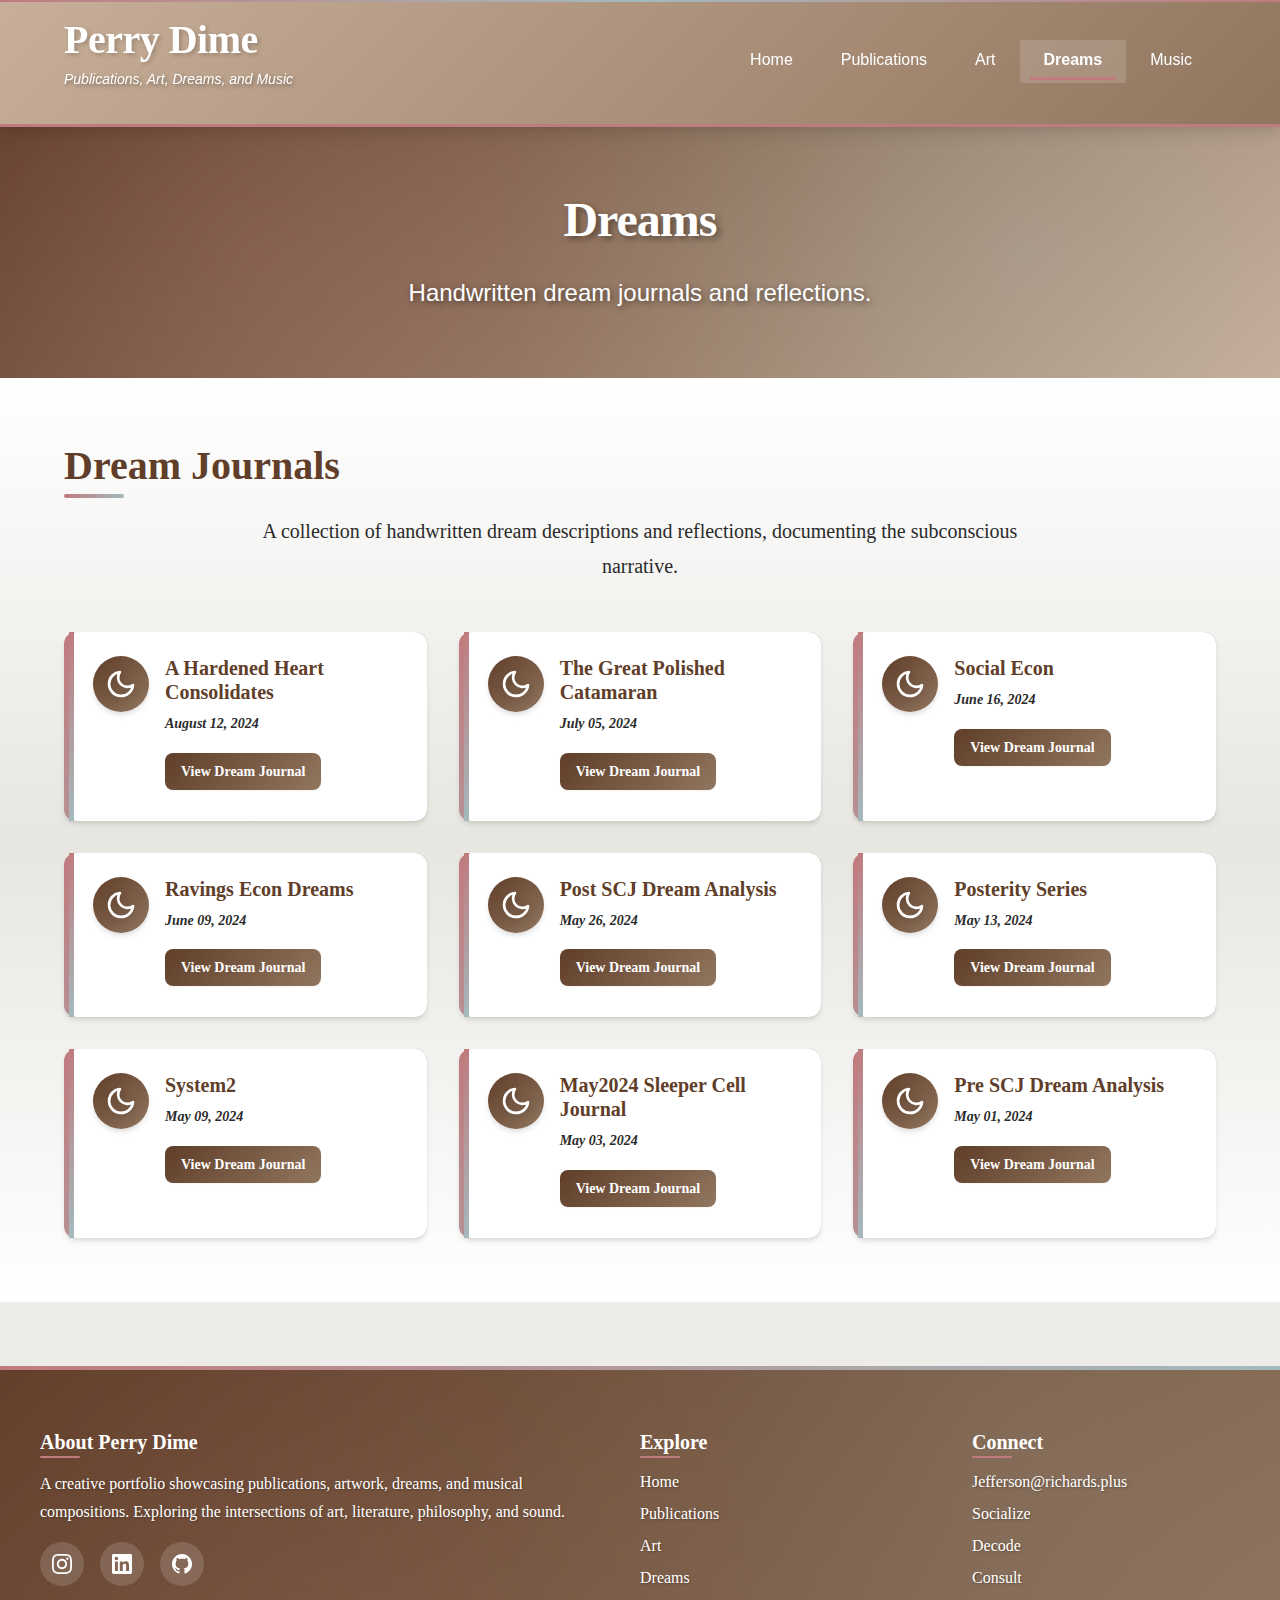
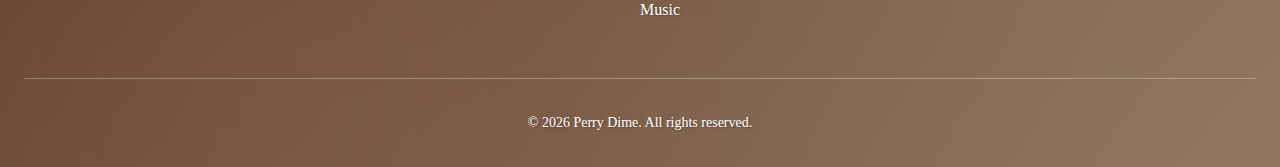
<file: docs/dreams.html>
<!DOCTYPE html>
<html lang="en">
 <head>
  <meta charset="utf-8"/>
  <meta content="width=device-width, initial-scale=1.0" name="viewport"/>
  <meta content="no-cache, no-store, must-revalidate" http-equiv="Cache-Control"/>
  <meta content="no-cache" http-equiv="Pragma"/>
  <meta content="0" http-equiv="Expires"/>
  <title>
   Dreams | Perry Dime
  </title>
  <meta content="Handwritten dream journals and reflections by Perry Dime. Explore documented dreams and subconscious narratives." name="description"/>
  <!-- Favicon -->
  <link href="favicon.ico" rel="icon" type="image/x-icon"/>
  <link href="favicon.png" rel="icon" sizes="32x32" type="image/png"/>
  <link href="apple-touch-icon.png" rel="apple-touch-icon" sizes="180x180"/>
  <!-- Open Graph Meta Tags for Social Sharing -->
  <meta content="Perry Dime: Publications, Art, Dreams, and Music" property="og:title"/>
  <meta content="A creative portfolio showcasing publications, artwork, dreams, and musical compositions by Perry Dime. Exploring the intersections of art, literature, philosophy, and sound." property="og:description"/>
  <meta content="https://perrydime.com/assets/img/og-image.png" property="og:image"/>
  <meta content="1200" property="og:image:width"/>
  <meta content="630" property="og:image:height"/>
  <meta content="Perry Dime Logo" property="og:image:alt"/>
  <meta content="https://perrydime.com/dreams.html" property="og:url"/>
  <meta content="website" property="og:type"/>
  <meta content="Perry Dime" property="og:site_name"/>
  <!-- Twitter Card Meta Tags -->
  <meta content="summary_large_image" name="twitter:card"/>
  <meta content="Perry Dime: Publications, Art, Dreams, and Music" name="twitter:title"/>
  <meta content="A creative portfolio showcasing publications, artwork, dreams, and musical compositions by Perry Dime." name="twitter:description"/>
  <meta content="https://perrydime.com/assets/img/og-image.png" name="twitter:image"/>
  <meta content="Perry Dime Logo" name="twitter:image:alt"/>
  <!-- Stylesheets -->
  <link href="assets/css/variables.css" rel="stylesheet"/>
  <link href="assets/css/style.css" rel="stylesheet"/>
 </head>
 <body>
  <!-- Sticky Header -->
  <header class="site-header">
   <nav class="main-nav">
    <div class="nav-container">
     <div class="logo">
      <h1>
       <a href="index.html">
        Perry Dime
       </a>
      </h1>
      <p class="tagline">
       Publications, Art, Dreams, and Music
      </p>
     </div>
     <!-- Mobile Menu Toggle -->
     <button aria-label="Toggle navigation menu" class="mobile-menu-toggle">
      <span>
      </span>
      <span>
      </span>
      <span>
      </span>
     </button>
     <!-- Navigation Links -->
     <ul class="nav-links">
      <li>
       <a class="" href="index.html">
        Home
       </a>
      </li>
      <li>
       <a class="" href="publications.html">
        Publications
       </a>
      </li>
      <li>
       <a class="" href="art.html">
        Art
       </a>
      </li>
      <li>
       <a class="active" href="dreams.html">
        Dreams
       </a>
      </li>
      <li>
       <a class="" href="music.html">
        Music
       </a>
      </li>
     </ul>
    </div>
   </nav>
  </header>
  <!-- Main Content -->
  <main>
   <!-- Hero Section -->
   <section class="hero">
    <div class="hero-content">
     <h2>
      Dreams
     </h2>
     <p class="lead">
      Handwritten dream journals and reflections.
     </p>
    </div>
   </section>
   <!-- Music Grid Section -->
   <section class="dreams-section">
    <div class="container">
     <h2>
      Dream Journals
     </h2>
     <p class="section-intro">
      A collection of handwritten dream descriptions and reflections, documenting the subconscious narrative.
     </p>
     <div class="dreams-grid">
      <div class="dream-card">
       <div class="dream-icon">
        <svg fill="none" height="48" stroke="currentColor" stroke-linecap="round" stroke-linejoin="round" stroke-width="2" viewbox="0 0 24 24" width="48" xmlns="http://www.w3.org/2000/svg">
         <path d="M21 12.79A9 9 0 1 1 11.21 3 7 7 0 0 0 21 12.79z">
         </path>
        </svg>
       </div>
       <div class="dream-content">
        <h3>
         A Hardened Heart Consolidates
        </h3>
        <p class="dream-date">
         August 12, 2024
        </p>
        <div class="dream-link">
         <a class="dream-button" href="assets/pdfs/dreams/2024-08-12_A_Hardened_Heart_Consolidates.pdf" target="_blank">
          View Dream Journal
         </a>
        </div>
       </div>
      </div>
      <div class="dream-card">
       <div class="dream-icon">
        <svg fill="none" height="48" stroke="currentColor" stroke-linecap="round" stroke-linejoin="round" stroke-width="2" viewbox="0 0 24 24" width="48" xmlns="http://www.w3.org/2000/svg">
         <path d="M21 12.79A9 9 0 1 1 11.21 3 7 7 0 0 0 21 12.79z">
         </path>
        </svg>
       </div>
       <div class="dream-content">
        <h3>
         The Great Polished Catamaran
        </h3>
        <p class="dream-date">
         July 05, 2024
        </p>
        <div class="dream-link">
         <a class="dream-button" href="assets/pdfs/dreams/2024-07-05_The_Great_Polished_Catamaran.pdf" target="_blank">
          View Dream Journal
         </a>
        </div>
       </div>
      </div>
      <div class="dream-card">
       <div class="dream-icon">
        <svg fill="none" height="48" stroke="currentColor" stroke-linecap="round" stroke-linejoin="round" stroke-width="2" viewbox="0 0 24 24" width="48" xmlns="http://www.w3.org/2000/svg">
         <path d="M21 12.79A9 9 0 1 1 11.21 3 7 7 0 0 0 21 12.79z">
         </path>
        </svg>
       </div>
       <div class="dream-content">
        <h3>
         Social Econ
        </h3>
        <p class="dream-date">
         June 16, 2024
        </p>
        <div class="dream-link">
         <a class="dream-button" href="assets/pdfs/dreams/2024-06-16_Social_Econ.pdf" target="_blank">
          View Dream Journal
         </a>
        </div>
       </div>
      </div>
      <div class="dream-card">
       <div class="dream-icon">
        <svg fill="none" height="48" stroke="currentColor" stroke-linecap="round" stroke-linejoin="round" stroke-width="2" viewbox="0 0 24 24" width="48" xmlns="http://www.w3.org/2000/svg">
         <path d="M21 12.79A9 9 0 1 1 11.21 3 7 7 0 0 0 21 12.79z">
         </path>
        </svg>
       </div>
       <div class="dream-content">
        <h3>
         Ravings Econ Dreams
        </h3>
        <p class="dream-date">
         June 09, 2024
        </p>
        <div class="dream-link">
         <a class="dream-button" href="assets/pdfs/dreams/2024-06-09_Ravings_Econ_Dreams.pdf" target="_blank">
          View Dream Journal
         </a>
        </div>
       </div>
      </div>
      <div class="dream-card">
       <div class="dream-icon">
        <svg fill="none" height="48" stroke="currentColor" stroke-linecap="round" stroke-linejoin="round" stroke-width="2" viewbox="0 0 24 24" width="48" xmlns="http://www.w3.org/2000/svg">
         <path d="M21 12.79A9 9 0 1 1 11.21 3 7 7 0 0 0 21 12.79z">
         </path>
        </svg>
       </div>
       <div class="dream-content">
        <h3>
         Post SCJ Dream Analysis
        </h3>
        <p class="dream-date">
         May 26, 2024
        </p>
        <div class="dream-link">
         <a class="dream-button" href="assets/pdfs/dreams/2024-05-26_Post_SCJ_Dream_Analysis.pdf" target="_blank">
          View Dream Journal
         </a>
        </div>
       </div>
      </div>
      <div class="dream-card">
       <div class="dream-icon">
        <svg fill="none" height="48" stroke="currentColor" stroke-linecap="round" stroke-linejoin="round" stroke-width="2" viewbox="0 0 24 24" width="48" xmlns="http://www.w3.org/2000/svg">
         <path d="M21 12.79A9 9 0 1 1 11.21 3 7 7 0 0 0 21 12.79z">
         </path>
        </svg>
       </div>
       <div class="dream-content">
        <h3>
         Posterity Series
        </h3>
        <p class="dream-date">
         May 13, 2024
        </p>
        <div class="dream-link">
         <a class="dream-button" href="assets/pdfs/dreams/2024-05-13_Posterity_Series.pdf" target="_blank">
          View Dream Journal
         </a>
        </div>
       </div>
      </div>
      <div class="dream-card">
       <div class="dream-icon">
        <svg fill="none" height="48" stroke="currentColor" stroke-linecap="round" stroke-linejoin="round" stroke-width="2" viewbox="0 0 24 24" width="48" xmlns="http://www.w3.org/2000/svg">
         <path d="M21 12.79A9 9 0 1 1 11.21 3 7 7 0 0 0 21 12.79z">
         </path>
        </svg>
       </div>
       <div class="dream-content">
        <h3>
         System2
        </h3>
        <p class="dream-date">
         May 09, 2024
        </p>
        <div class="dream-link">
         <a class="dream-button" href="assets/pdfs/dreams/2024-05-09_System2.pdf" target="_blank">
          View Dream Journal
         </a>
        </div>
       </div>
      </div>
      <div class="dream-card">
       <div class="dream-icon">
        <svg fill="none" height="48" stroke="currentColor" stroke-linecap="round" stroke-linejoin="round" stroke-width="2" viewbox="0 0 24 24" width="48" xmlns="http://www.w3.org/2000/svg">
         <path d="M21 12.79A9 9 0 1 1 11.21 3 7 7 0 0 0 21 12.79z">
         </path>
        </svg>
       </div>
       <div class="dream-content">
        <h3>
         May2024 Sleeper Cell Journal
        </h3>
        <p class="dream-date">
         May 03, 2024
        </p>
        <div class="dream-link">
         <a class="dream-button" href="assets/pdfs/dreams/2024-05-03_May2024_Sleeper_Cell_Journal.pdf" target="_blank">
          View Dream Journal
         </a>
        </div>
       </div>
      </div>
      <div class="dream-card">
       <div class="dream-icon">
        <svg fill="none" height="48" stroke="currentColor" stroke-linecap="round" stroke-linejoin="round" stroke-width="2" viewbox="0 0 24 24" width="48" xmlns="http://www.w3.org/2000/svg">
         <path d="M21 12.79A9 9 0 1 1 11.21 3 7 7 0 0 0 21 12.79z">
         </path>
        </svg>
       </div>
       <div class="dream-content">
        <h3>
         Pre SCJ Dream Analysis
        </h3>
        <p class="dream-date">
         May 01, 2024
        </p>
        <div class="dream-link">
         <a class="dream-button" href="assets/pdfs/dreams/2024-05-01_Pre_SCJ_Dream_Analysis.pdf" target="_blank">
          View Dream Journal
         </a>
        </div>
       </div>
      </div>
     </div>
    </div>
   </section>
  </main>
  <!-- Footer -->
  <footer class="site-footer">
   <div class="footer-content">
    <div class="footer-section">
     <h3>
      About Perry Dime
     </h3>
     <p>
      A creative portfolio showcasing publications, artwork, dreams, and musical compositions. Exploring the intersections of art, literature, philosophy, and sound.
     </p>
     <div class="social-links">
      <a href="https://instagram.com/jefferson.cloud" target="_blank" title="Instagram">
       <svg fill="white" height="20" viewbox="0 0 24 24" width="20" xmlns="http://www.w3.org/2000/svg">
        <path d="M12 2.163c3.204 0 3.584.012 4.85.07 3.252.148 4.771 1.691 4.919 4.919.058 1.265.069 1.645.069 4.849 0 3.205-.012 3.584-.069 4.849-.149 3.225-1.664 4.771-4.919 4.919-1.266.058-1.644.07-4.85.07-3.204 0-3.584-.012-4.849-.07-3.26-.149-4.771-1.699-4.919-4.92-.058-1.265-.07-1.644-.07-4.849 0-3.204.013-3.583.07-4.849.149-3.227 1.664-4.771 4.919-4.919 1.266-.057 1.645-.069 4.849-.069zm0-2.163c-3.259 0-3.667.014-4.947.072-4.358.2-6.78 2.618-6.98 6.98-.059 1.281-.073 1.689-.073 4.948 0 3.259.014 3.668.072 4.948.2 4.358 2.618 6.78 6.98 6.98 1.281.058 1.689.072 4.948.072 3.259 0 3.668-.014 4.948-.072 4.354-.2 6.782-2.618 6.979-6.98.059-1.28.073-1.689.073-4.948 0-3.259-.014-3.667-.072-4.947-.196-4.354-2.617-6.78-6.979-6.98-1.281-.059-1.69-.073-4.949-.073zm0 5.838c-3.403 0-6.162 2.759-6.162 6.162s2.759 6.163 6.162 6.163 6.162-2.759 6.162-6.163c0-3.403-2.759-6.162-6.162-6.162zm0 10.162c-2.209 0-4-1.79-4-4 0-2.209 1.791-4 4-4s4 1.791 4 4c0 2.21-1.791 4-4 4zm6.406-11.845c-.796 0-1.441.645-1.441 1.44s.645 1.44 1.441 1.44c.795 0 1.439-.645 1.439-1.44s-.644-1.44-1.439-1.44z">
        </path>
       </svg>
      </a>
      <a href="https://www.linkedin.com/in/jefferson-richards/" target="_blank" title="LinkedIn">
       <svg fill="white" height="20" viewbox="0 0 24 24" width="20" xmlns="http://www.w3.org/2000/svg">
        <path d="M20.447 20.452h-3.554v-5.569c0-1.328-.027-3.037-1.852-3.037-1.853 0-2.136 1.445-2.136 2.939v5.667H9.351V9h3.414v1.561h.046c.477-.9 1.637-1.85 3.37-1.85 3.601 0 4.267 2.37 4.267 5.455v6.286zM5.337 7.433c-1.144 0-2.063-.926-2.063-2.065 0-1.138.92-2.063 2.063-2.063 1.14 0 2.064.925 2.064 2.063 0 1.139-.925 2.065-2.064 2.065zm1.782 13.019H3.555V9h3.564v11.452zM22.225 0H1.771C.792 0 0 .774 0 1.729v20.542C0 23.227.792 24 1.771 24h20.451C23.2 24 24 23.227 24 22.271V1.729C24 .774 23.2 0 22.222 0h.003z">
        </path>
       </svg>
      </a>
      <a href="https://github.com/jeffy893" target="_blank" title="GitHub">
       <svg fill="white" height="20" viewbox="0 0 24 24" width="20" xmlns="http://www.w3.org/2000/svg">
        <path d="M12 0c-6.626 0-12 5.373-12 12 0 5.302 3.438 9.8 8.207 11.387.599.111.793-.261.793-.577v-2.234c-3.338.726-4.033-1.416-4.033-1.416-.546-1.387-1.333-1.756-1.333-1.756-1.089-.745.083-.729.083-.729 1.205.084 1.839 1.237 1.839 1.237 1.07 1.834 2.807 1.304 3.492.997.107-.775.418-1.305.762-1.604-2.665-.305-5.467-1.334-5.467-5.931 0-1.311.469-2.381 1.236-3.221-.124-.303-.535-1.524.117-3.176 0 0 1.008-.322 3.301 1.23.957-.266 1.983-.399 3.003-.404 1.02.005 2.047.138 3.006.404 2.291-1.552 3.297-1.23 3.297-1.23.653 1.653.242 2.874.118 3.176.77.84 1.235 1.911 1.235 3.221 0 4.609-2.807 5.624-5.479 5.921.43.372.823 1.102.823 2.222v3.293c0 .319.192.694.801.576 4.765-1.589 8.199-6.086 8.199-11.386 0-6.627-5.373-12-12-12z">
        </path>
       </svg>
      </a>
     </div>
    </div>
    <div class="footer-section">
     <h3>
      Explore
     </h3>
     <ul class="footer-links">
      <li>
       <a href="index.html">
        Home
       </a>
      </li>
      <li>
       <a href="publications.html">
        Publications
       </a>
      </li>
      <li>
       <a href="art.html">
        Art
       </a>
      </li>
      <li>
       <a class="active" href="dreams.html">
        Dreams
       </a>
      </li>
      <li>
       <a class="" href="music.html">
        Music
       </a>
      </li>
     </ul>
    </div>
    <div class="footer-section">
     <h3>
      Connect
     </h3>
     <ul class="footer-links">
      <li>
       <a href="mailto:Jefferson@richards.plus">
        Jefferson@richards.plus
       </a>
      </li>
      <li>
       <a href="https://jefferson.cloud" target="_blank">
        Socialize
       </a>
      </li>
      <li>
       <a href="https://richards.systems" target="_blank">
        Decode
       </a>
      </li>
      <li>
       <a href="https://richards.plus" target="_blank">
        Consult
       </a>
      </li>
     </ul>
    </div>
   </div>
   <div class="footer-bottom">
    <div class="container">
     <p>
      © 2026 Perry Dime. All rights reserved.
     </p>
    </div>
   </div>
  </footer>
  <!-- JavaScript -->
  <script src="assets/js/main.js">
  </script>
 </body>
</html>
</file>
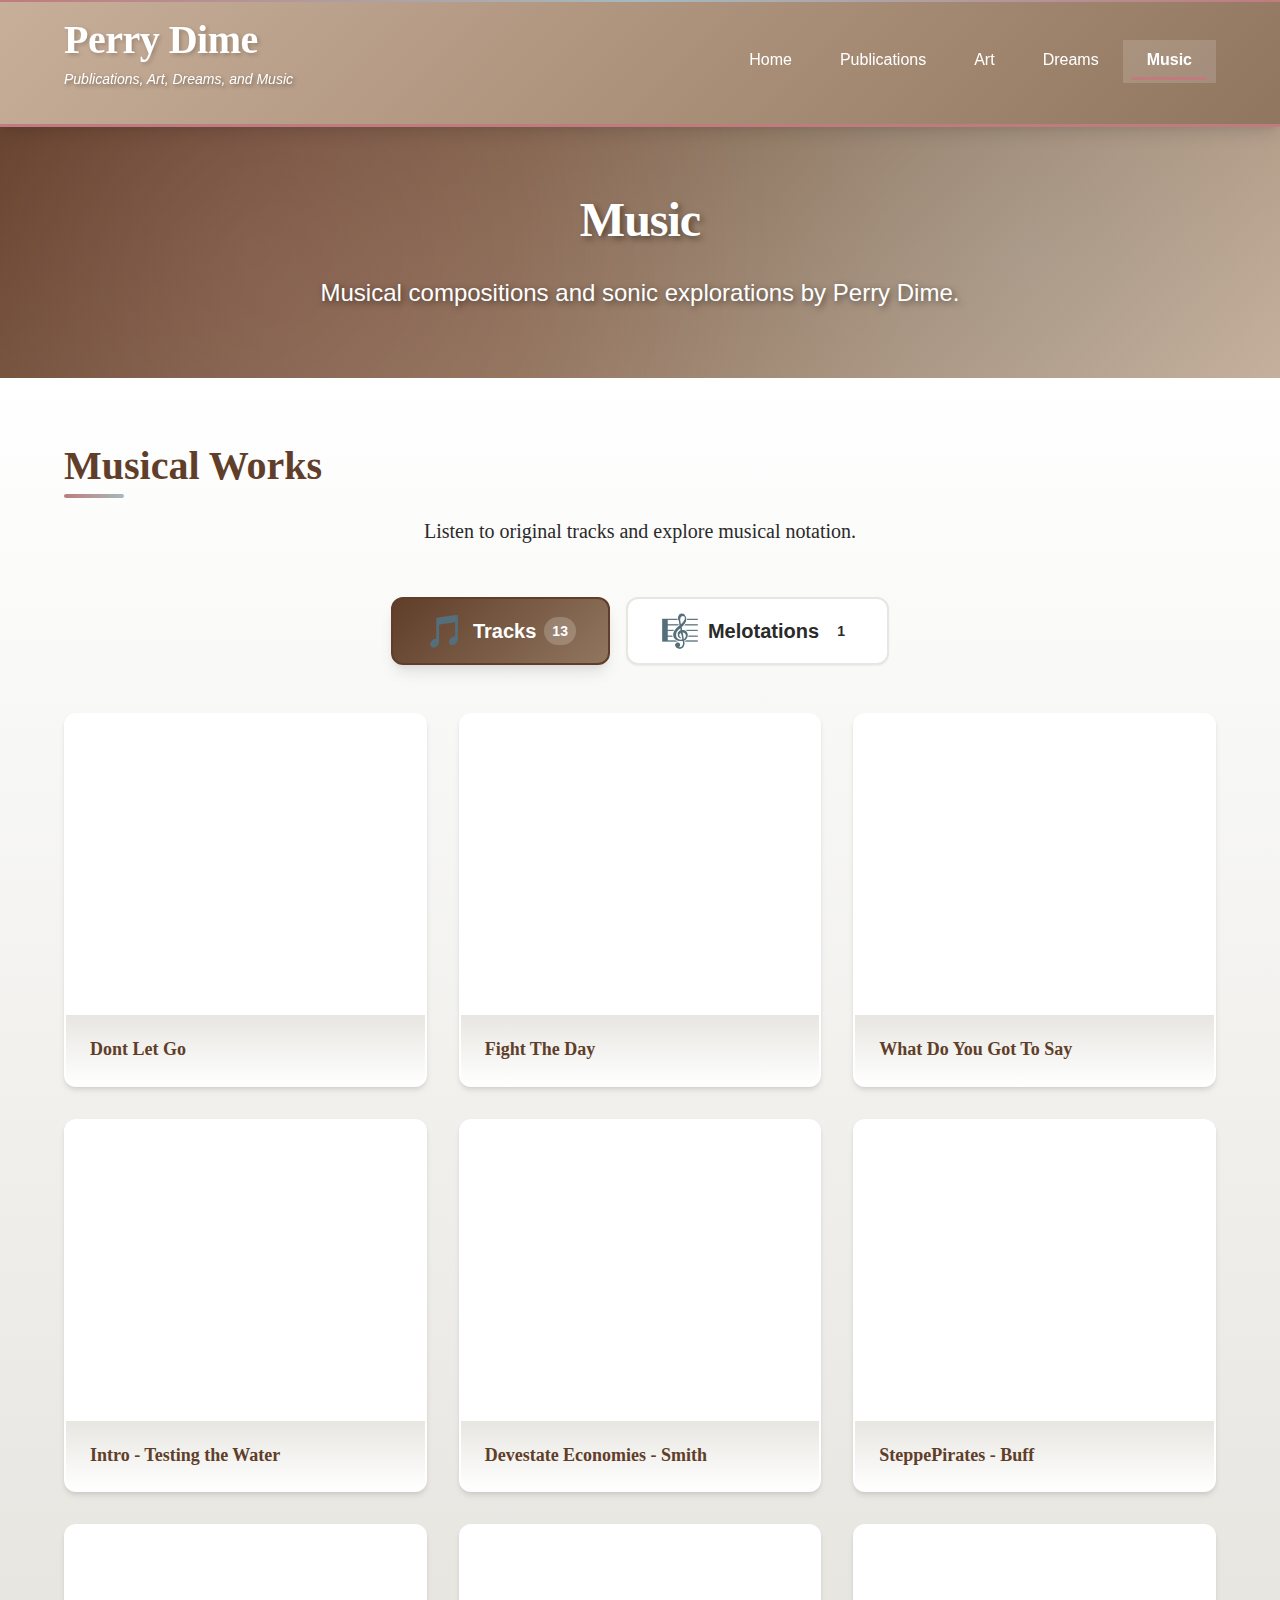
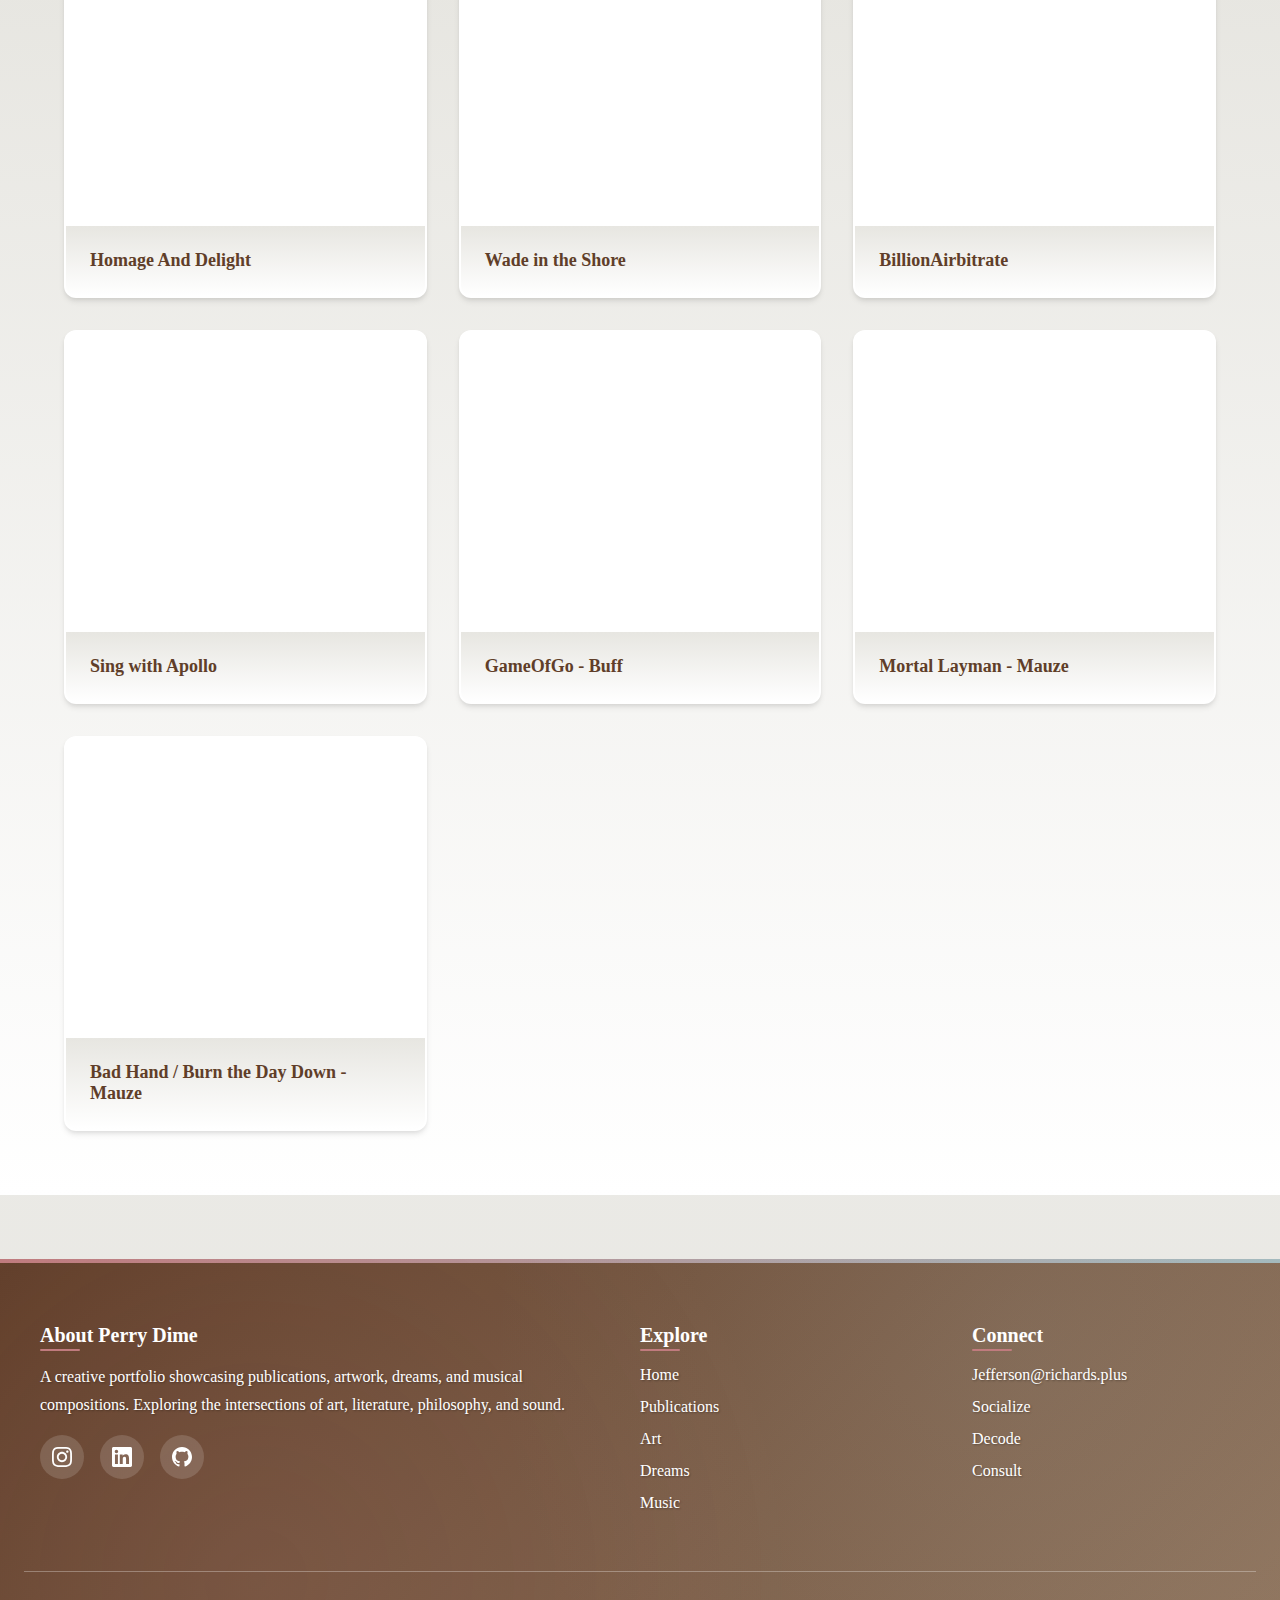
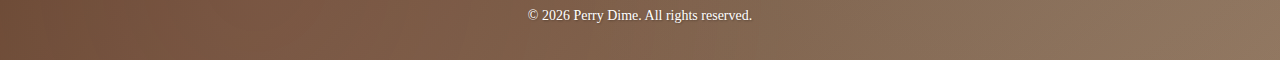
<file: docs/music.html>
<!DOCTYPE html>
<html lang="en">
 <head>
  <meta charset="utf-8"/>
  <meta content="width=device-width, initial-scale=1.0" name="viewport"/>
  <meta content="no-cache, no-store, must-revalidate" http-equiv="Cache-Control"/>
  <meta content="no-cache" http-equiv="Pragma"/>
  <meta content="0" http-equiv="Expires"/>
  <title>
   Music | Perry Dime
  </title>
  <meta content="A creative portfolio showcasing publications, artwork, dreams, and musical compositions by Perry Dime. Exploring the intersections of art, literature, philosophy, and sound." name="description"/>
  <!-- Favicon -->
  <link href="favicon.ico" rel="icon" type="image/x-icon"/>
  <link href="favicon.png" rel="icon" sizes="32x32" type="image/png"/>
  <link href="apple-touch-icon.png" rel="apple-touch-icon" sizes="180x180"/>
  <!-- Open Graph Meta Tags for Social Sharing -->
  <meta content="Perry Dime: Publications, Art, Dreams, and Music" property="og:title"/>
  <meta content="A creative portfolio showcasing publications, artwork, dreams, and musical compositions by Perry Dime. Exploring the intersections of art, literature, philosophy, and sound." property="og:description"/>
  <meta content="https://perrydime.com/assets/img/og-image.png" property="og:image"/>
  <meta content="1200" property="og:image:width"/>
  <meta content="630" property="og:image:height"/>
  <meta content="Perry Dime Logo" property="og:image:alt"/>
  <meta content="https://perrydime.com/" property="og:url"/>
  <meta content="website" property="og:type"/>
  <meta content="Perry Dime" property="og:site_name"/>
  <!-- Twitter Card Meta Tags -->
  <meta content="summary_large_image" name="twitter:card"/>
  <meta content="Perry Dime: Publications, Art, Dreams, and Music" name="twitter:title"/>
  <meta content="A creative portfolio showcasing publications, artwork, dreams, and musical compositions by Perry Dime." name="twitter:description"/>
  <meta content="https://perrydime.com/assets/img/og-image.png" name="twitter:image"/>
  <meta content="Perry Dime Logo" name="twitter:image:alt"/>
  <!-- Stylesheets -->
  <link href="assets/css/variables.css" rel="stylesheet"/>
  <link href="assets/css/style.css" rel="stylesheet"/>
 </head>
 <body>
  <!-- Sticky Header -->
  <header class="site-header">
   <nav class="main-nav">
    <div class="nav-container">
     <div class="logo">
      <h1>
       <a class="" href="index.html">
        Perry Dime
       </a>
      </h1>
      <p class="tagline">
       Publications, Art, Dreams, and Music
      </p>
     </div>
     <!-- Mobile Menu Toggle -->
     <button aria-label="Toggle navigation menu" class="mobile-menu-toggle">
      <span>
      </span>
      <span>
      </span>
      <span>
      </span>
     </button>
     <!-- Navigation Links -->
     <ul class="nav-links">
      <li>
       <a class="" href="index.html">
        Home
       </a>
      </li>
      <li>
       <a class="" href="publications.html">
        Publications
       </a>
      </li>
      <li>
       <a class="" href="art.html">
        Art
       </a>
      </li>
      <li>
       <a class="" href="dreams.html">
        Dreams
       </a>
      </li>
      <li>
       <a class="active" href="music.html">
        Music
       </a>
      </li>
     </ul>
    </div>
   </nav>
  </header>
  <!-- Main Content -->
  <main>
   <!-- Hero Section -->
   <section class="hero">
    <div class="hero-content">
     <h2>
      Music
     </h2>
     <p class="lead">
      Musical compositions and sonic explorations by Perry Dime.
     </p>
    </div>
   </section>
   <!-- Music Section with Tabs -->
   <section class="music-section">
    <div class="container">
     <h2>
      Musical Works
     </h2>
     <p class="section-intro">
      Listen to original tracks and explore musical notation.
     </p>
     <!-- Tab Navigation -->
     <div class="music-tabs">
      <button class="music-tab active" data-tab="tracks">
       <span class="tab-icon">
        🎵
       </span>
       <span class="tab-label">
        Tracks
       </span>
       <span class="tab-count">
        13
       </span>
      </button>
      <button class="music-tab" data-tab="melotations">
       <span class="tab-icon">
        🎼
       </span>
       <span class="tab-label">
        Melotations
       </span>
       <span class="tab-count">
        1
       </span>
      </button>
     </div>
     <!-- Tracks Tab Content -->
     <div class="music-tab-content active" id="tracks-content">
      <div class="music-grid">
       <div class="music-item" data-track-id="1472220244">
        <iframe allow="autoplay" frameborder="no" height="300" scrolling="no" src="https://w.soundcloud.com/player/?url=https%3A//api.soundcloud.com/tracks/soundcloud%253Atracks%253A1472220244&amp;color=%23ff5500&amp;auto_play=false&amp;hide_related=false&amp;show_comments=true&amp;show_user=true&amp;show_reposts=false&amp;show_teaser=true&amp;visual=true" width="100%">
        </iframe>
        <div class="music-info">
         <h3>
          Dont Let Go
         </h3>
        </div>
       </div>
       <div class="music-item" data-track-id="1473702832">
        <iframe allow="autoplay" frameborder="no" height="300" scrolling="no" src="https://w.soundcloud.com/player/?url=https%3A//api.soundcloud.com/tracks/soundcloud%253Atracks%253A1473702832&amp;color=%23ff5500&amp;auto_play=false&amp;hide_related=false&amp;show_comments=true&amp;show_user=true&amp;show_reposts=false&amp;show_teaser=true&amp;visual=true" width="100%">
        </iframe>
        <div class="music-info">
         <h3>
          Fight The Day
         </h3>
        </div>
       </div>
       <div class="music-item" data-track-id="1472747476">
        <iframe allow="autoplay" frameborder="no" height="300" scrolling="no" src="https://w.soundcloud.com/player/?url=https%3A//api.soundcloud.com/tracks/soundcloud%253Atracks%253A1472747476&amp;color=%23ff5500&amp;auto_play=false&amp;hide_related=false&amp;show_comments=true&amp;show_user=true&amp;show_reposts=false&amp;show_teaser=true&amp;visual=true" width="100%">
        </iframe>
        <div class="music-info">
         <h3>
          What Do You Got To Say
         </h3>
        </div>
       </div>
       <div class="music-item" data-track-id="1428883423">
        <iframe allow="autoplay" frameborder="no" height="300" scrolling="no" src="https://w.soundcloud.com/player/?url=https%3A//api.soundcloud.com/tracks/soundcloud%253Atracks%253A1428883423&amp;color=%23ff5500&amp;auto_play=false&amp;hide_related=false&amp;show_comments=true&amp;show_user=true&amp;show_reposts=false&amp;show_teaser=true&amp;visual=true" width="100%">
        </iframe>
        <div class="music-info">
         <h3>
          Intro - Testing the Water
         </h3>
        </div>
       </div>
       <div class="music-item" data-track-id="1428883402">
        <iframe allow="autoplay" frameborder="no" height="300" scrolling="no" src="https://w.soundcloud.com/player/?url=https%3A//api.soundcloud.com/tracks/soundcloud%253Atracks%253A1428883402&amp;color=%23ff5500&amp;auto_play=false&amp;hide_related=false&amp;show_comments=true&amp;show_user=true&amp;show_reposts=false&amp;show_teaser=true&amp;visual=true" width="100%">
        </iframe>
        <div class="music-info">
         <h3>
          Devestate Economies - Smith
         </h3>
        </div>
       </div>
       <div class="music-item" data-track-id="1428883381">
        <iframe allow="autoplay" frameborder="no" height="300" scrolling="no" src="https://w.soundcloud.com/player/?url=https%3A//api.soundcloud.com/tracks/soundcloud%253Atracks%253A1428883381&amp;color=%23ff5500&amp;auto_play=false&amp;hide_related=false&amp;show_comments=true&amp;show_user=true&amp;show_reposts=false&amp;show_teaser=true&amp;visual=true" width="100%">
        </iframe>
        <div class="music-info">
         <h3>
          SteppePirates - Buff
         </h3>
        </div>
       </div>
       <div class="music-item" data-track-id="1428883255">
        <iframe allow="autoplay" frameborder="no" height="300" scrolling="no" src="https://w.soundcloud.com/player/?url=https%3A//api.soundcloud.com/tracks/soundcloud%253Atracks%253A1428883255&amp;color=%23ff5500&amp;auto_play=false&amp;hide_related=false&amp;show_comments=true&amp;show_user=true&amp;show_reposts=false&amp;show_teaser=true&amp;visual=true" width="100%">
        </iframe>
        <div class="music-info">
         <h3>
          Homage And Delight
         </h3>
        </div>
       </div>
       <div class="music-item" data-track-id="1428883372">
        <iframe allow="autoplay" frameborder="no" height="300" scrolling="no" src="https://w.soundcloud.com/player/?url=https%3A//api.soundcloud.com/tracks/soundcloud%253Atracks%253A1428883372&amp;color=%23ff5500&amp;auto_play=false&amp;hide_related=false&amp;show_comments=true&amp;show_user=true&amp;show_reposts=false&amp;show_teaser=true&amp;visual=true" width="100%">
        </iframe>
        <div class="music-info">
         <h3>
          Wade in the Shore
         </h3>
        </div>
       </div>
       <div class="music-item" data-track-id="1428883363">
        <iframe allow="autoplay" frameborder="no" height="300" scrolling="no" src="https://w.soundcloud.com/player/?url=https%3A//api.soundcloud.com/tracks/soundcloud%253Atracks%253A1428883363&amp;color=%23ff5500&amp;auto_play=false&amp;hide_related=false&amp;show_comments=true&amp;show_user=true&amp;show_reposts=false&amp;show_teaser=true&amp;visual=true" width="100%">
        </iframe>
        <div class="music-info">
         <h3>
          BillionAirbitrate
         </h3>
        </div>
       </div>
       <div class="music-item" data-track-id="1428883387">
        <iframe allow="autoplay" frameborder="no" height="300" scrolling="no" src="https://w.soundcloud.com/player/?url=https%3A//api.soundcloud.com/tracks/soundcloud%253Atracks%253A1428883387&amp;color=%23ff5500&amp;auto_play=false&amp;hide_related=false&amp;show_comments=true&amp;show_user=true&amp;show_reposts=false&amp;show_teaser=true&amp;visual=true" width="100%">
        </iframe>
        <div class="music-info">
         <h3>
          Sing with Apollo
         </h3>
        </div>
       </div>
       <div class="music-item" data-track-id="1428883393">
        <iframe allow="autoplay" frameborder="no" height="300" scrolling="no" src="https://w.soundcloud.com/player/?url=https%3A//api.soundcloud.com/tracks/soundcloud%253Atracks%253A1428883393&amp;color=%23ff5500&amp;auto_play=false&amp;hide_related=false&amp;show_comments=true&amp;show_user=true&amp;show_reposts=false&amp;show_teaser=true&amp;visual=true" width="100%">
        </iframe>
        <div class="music-info">
         <h3>
          GameOfGo - Buff
         </h3>
        </div>
       </div>
       <div class="music-item" data-track-id="1428883345">
        <iframe allow="autoplay" frameborder="no" height="300" scrolling="no" src="https://w.soundcloud.com/player/?url=https%3A//api.soundcloud.com/tracks/soundcloud%253Atracks%253A1428883345&amp;color=%23ff5500&amp;auto_play=false&amp;hide_related=false&amp;show_comments=true&amp;show_user=true&amp;show_reposts=false&amp;show_teaser=true&amp;visual=true" width="100%">
        </iframe>
        <div class="music-info">
         <h3>
          Mortal Layman - Mauze
         </h3>
        </div>
       </div>
       <div class="music-item" data-track-id="1428883357">
        <iframe allow="autoplay" frameborder="no" height="300" scrolling="no" src="https://w.soundcloud.com/player/?url=https%3A//api.soundcloud.com/tracks/soundcloud%253Atracks%253A1428883357&amp;color=%23ff5500&amp;auto_play=false&amp;hide_related=false&amp;show_comments=true&amp;show_user=true&amp;show_reposts=false&amp;show_teaser=true&amp;visual=true" width="100%">
        </iframe>
        <div class="music-info">
         <h3>
          Bad Hand / Burn the Day Down - Mauze
         </h3>
        </div>
       </div>
      </div>
      <!-- end music-grid -->
     </div>
     <!-- Melotations Tab Content -->
     <div class="music-tab-content" id="melotations-content">
      <div class="melotations-grid">
       <div class="melotation-card">
        <div class="melotation-icon">
         🎼
        </div>
        <div class="melotation-content">
         <h4>
          Melotations
         </h4>
         <a class="melotation-link" href="assets/pdfs/melotations/2024-05-11_Melotations.pdf" target="_blank">
          View Sheet Music (PDF)
         </a>
        </div>
       </div>
      </div>
      <!-- end melotations-grid -->
     </div>
    </div>
   </section>
  </main>
  <!-- Footer -->
  <footer class="site-footer">
   <div class="footer-content">
    <div class="footer-section">
     <h3>
      About Perry Dime
     </h3>
     <p>
      A creative portfolio showcasing publications, artwork, dreams, and musical compositions. Exploring the intersections of art, literature, philosophy, and sound.
     </p>
     <div class="social-links">
      <a href="https://instagram.com/jefferson.cloud" target="_blank" title="Instagram">
       <svg fill="white" height="20" viewbox="0 0 24 24" width="20" xmlns="http://www.w3.org/2000/svg">
        <path d="M12 2.163c3.204 0 3.584.012 4.85.07 3.252.148 4.771 1.691 4.919 4.919.058 1.265.069 1.645.069 4.849 0 3.205-.012 3.584-.069 4.849-.149 3.225-1.664 4.771-4.919 4.919-1.266.058-1.644.07-4.85.07-3.204 0-3.584-.012-4.849-.07-3.26-.149-4.771-1.699-4.919-4.92-.058-1.265-.07-1.644-.07-4.849 0-3.204.013-3.583.07-4.849.149-3.227 1.664-4.771 4.919-4.919 1.266-.057 1.645-.069 4.849-.069zm0-2.163c-3.259 0-3.667.014-4.947.072-4.358.2-6.78 2.618-6.98 6.98-.059 1.281-.073 1.689-.073 4.948 0 3.259.014 3.668.072 4.948.2 4.358 2.618 6.78 6.98 6.98 1.281.058 1.689.072 4.948.072 3.259 0 3.668-.014 4.948-.072 4.354-.2 6.782-2.618 6.979-6.98.059-1.28.073-1.689.073-4.948 0-3.259-.014-3.667-.072-4.947-.196-4.354-2.617-6.78-6.979-6.98-1.281-.059-1.69-.073-4.949-.073zm0 5.838c-3.403 0-6.162 2.759-6.162 6.162s2.759 6.163 6.162 6.163 6.162-2.759 6.162-6.163c0-3.403-2.759-6.162-6.162-6.162zm0 10.162c-2.209 0-4-1.79-4-4 0-2.209 1.791-4 4-4s4 1.791 4 4c0 2.21-1.791 4-4 4zm6.406-11.845c-.796 0-1.441.645-1.441 1.44s.645 1.44 1.441 1.44c.795 0 1.439-.645 1.439-1.44s-.644-1.44-1.439-1.44z">
        </path>
       </svg>
      </a>
      <a href="https://www.linkedin.com/in/jefferson-richards/" target="_blank" title="LinkedIn">
       <svg fill="white" height="20" viewbox="0 0 24 24" width="20" xmlns="http://www.w3.org/2000/svg">
        <path d="M20.447 20.452h-3.554v-5.569c0-1.328-.027-3.037-1.852-3.037-1.853 0-2.136 1.445-2.136 2.939v5.667H9.351V9h3.414v1.561h.046c.477-.9 1.637-1.85 3.37-1.85 3.601 0 4.267 2.37 4.267 5.455v6.286zM5.337 7.433c-1.144 0-2.063-.926-2.063-2.065 0-1.138.92-2.063 2.063-2.063 1.14 0 2.064.925 2.064 2.063 0 1.139-.925 2.065-2.064 2.065zm1.782 13.019H3.555V9h3.564v11.452zM22.225 0H1.771C.792 0 0 .774 0 1.729v20.542C0 23.227.792 24 1.771 24h20.451C23.2 24 24 23.227 24 22.271V1.729C24 .774 23.2 0 22.222 0h.003z">
        </path>
       </svg>
      </a>
      <a href="https://github.com/jeffy893" target="_blank" title="GitHub">
       <svg fill="white" height="20" viewbox="0 0 24 24" width="20" xmlns="http://www.w3.org/2000/svg">
        <path d="M12 0c-6.626 0-12 5.373-12 12 0 5.302 3.438 9.8 8.207 11.387.599.111.793-.261.793-.577v-2.234c-3.338.726-4.033-1.416-4.033-1.416-.546-1.387-1.333-1.756-1.333-1.756-1.089-.745.083-.729.083-.729 1.205.084 1.839 1.237 1.839 1.237 1.07 1.834 2.807 1.304 3.492.997.107-.775.418-1.305.762-1.604-2.665-.305-5.467-1.334-5.467-5.931 0-1.311.469-2.381 1.236-3.221-.124-.303-.535-1.524.117-3.176 0 0 1.008-.322 3.301 1.23.957-.266 1.983-.399 3.003-.404 1.02.005 2.047.138 3.006.404 2.291-1.552 3.297-1.23 3.297-1.23.653 1.653.242 2.874.118 3.176.77.84 1.235 1.911 1.235 3.221 0 4.609-2.807 5.624-5.479 5.921.43.372.823 1.102.823 2.222v3.293c0 .319.192.694.801.576 4.765-1.589 8.199-6.086 8.199-11.386 0-6.627-5.373-12-12-12z">
        </path>
       </svg>
      </a>
     </div>
    </div>
    <div class="footer-section">
     <h3>
      Explore
     </h3>
     <ul class="footer-links">
      <li>
       <a class="" href="index.html">
        Home
       </a>
      </li>
      <li>
       <a href="publications.html">
        Publications
       </a>
      </li>
      <li>
       <a href="art.html">
        Art
       </a>
      </li>
      <li>
       <a href="dreams.html">
        Dreams
       </a>
      </li>
      <li>
       <a class="active" href="music.html">
        Music
       </a>
      </li>
     </ul>
    </div>
    <div class="footer-section">
     <h3>
      Connect
     </h3>
     <ul class="footer-links">
      <li>
       <a href="mailto:Jefferson@richards.plus">
        Jefferson@richards.plus
       </a>
      </li>
      <li>
       <a href="https://jefferson.cloud" target="_blank">
        Socialize
       </a>
      </li>
      <li>
       <a href="https://richards.systems" target="_blank">
        Decode
       </a>
      </li>
      <li>
       <a href="https://richards.plus" target="_blank">
        Consult
       </a>
      </li>
     </ul>
    </div>
   </div>
   <div class="footer-bottom">
    <div class="container">
     <p>
      © 2026 Perry Dime. All rights reserved.
     </p>
    </div>
   </div>
  </footer>
  <!-- JavaScript -->
  <script src="assets/js/main.js">
  </script>
 </body>
</html>
</file>
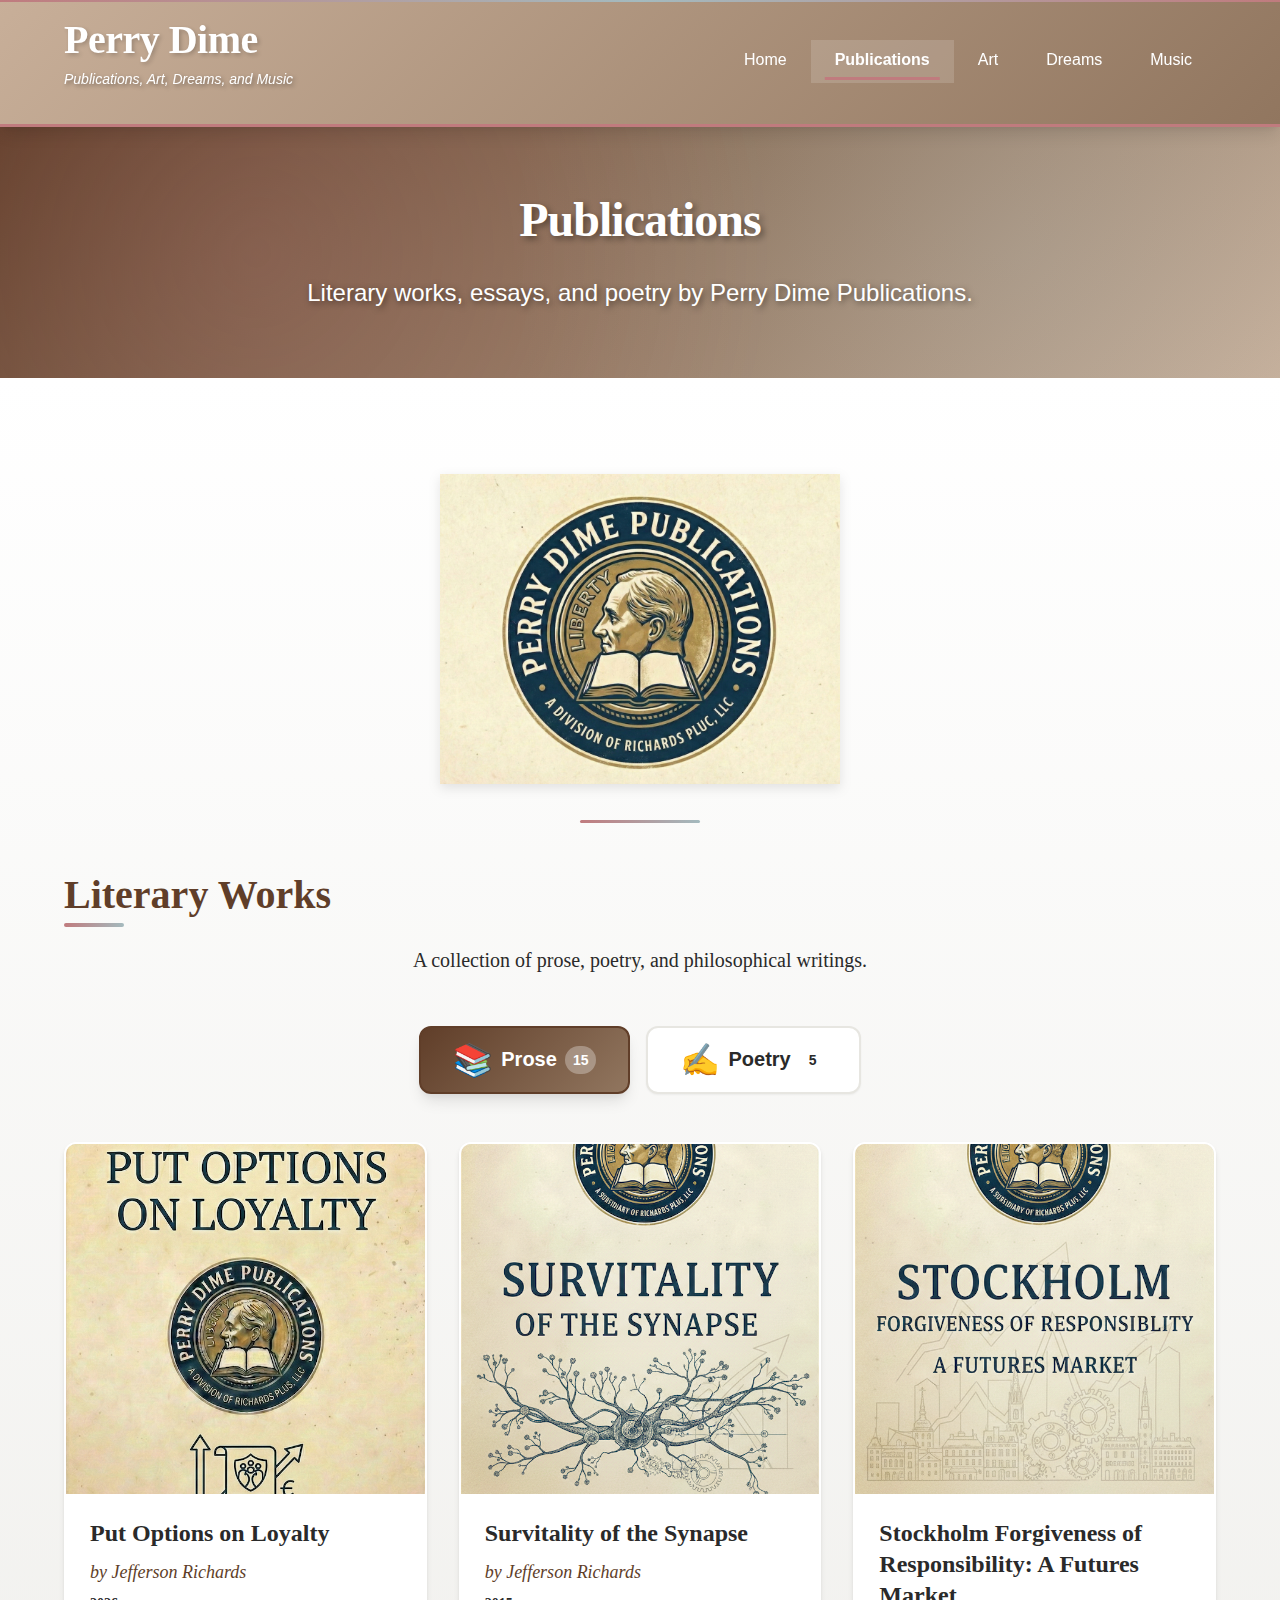
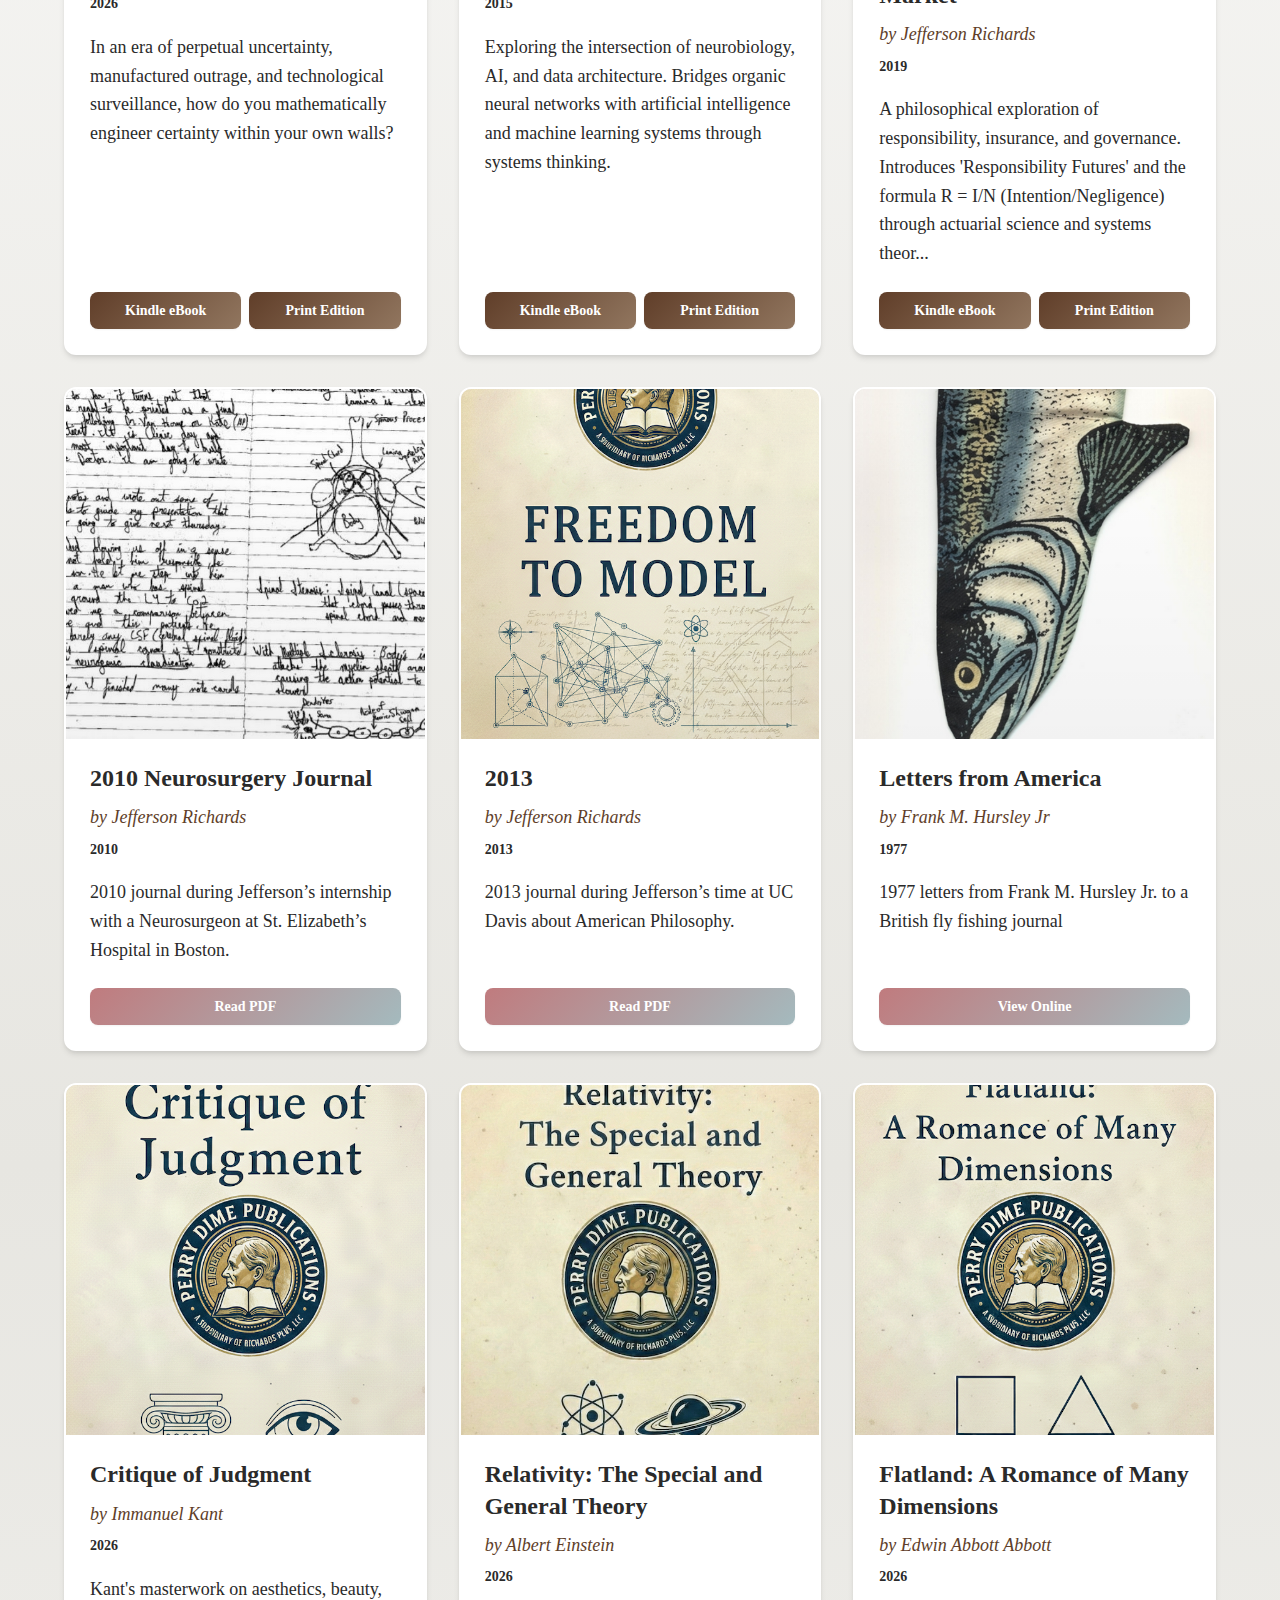
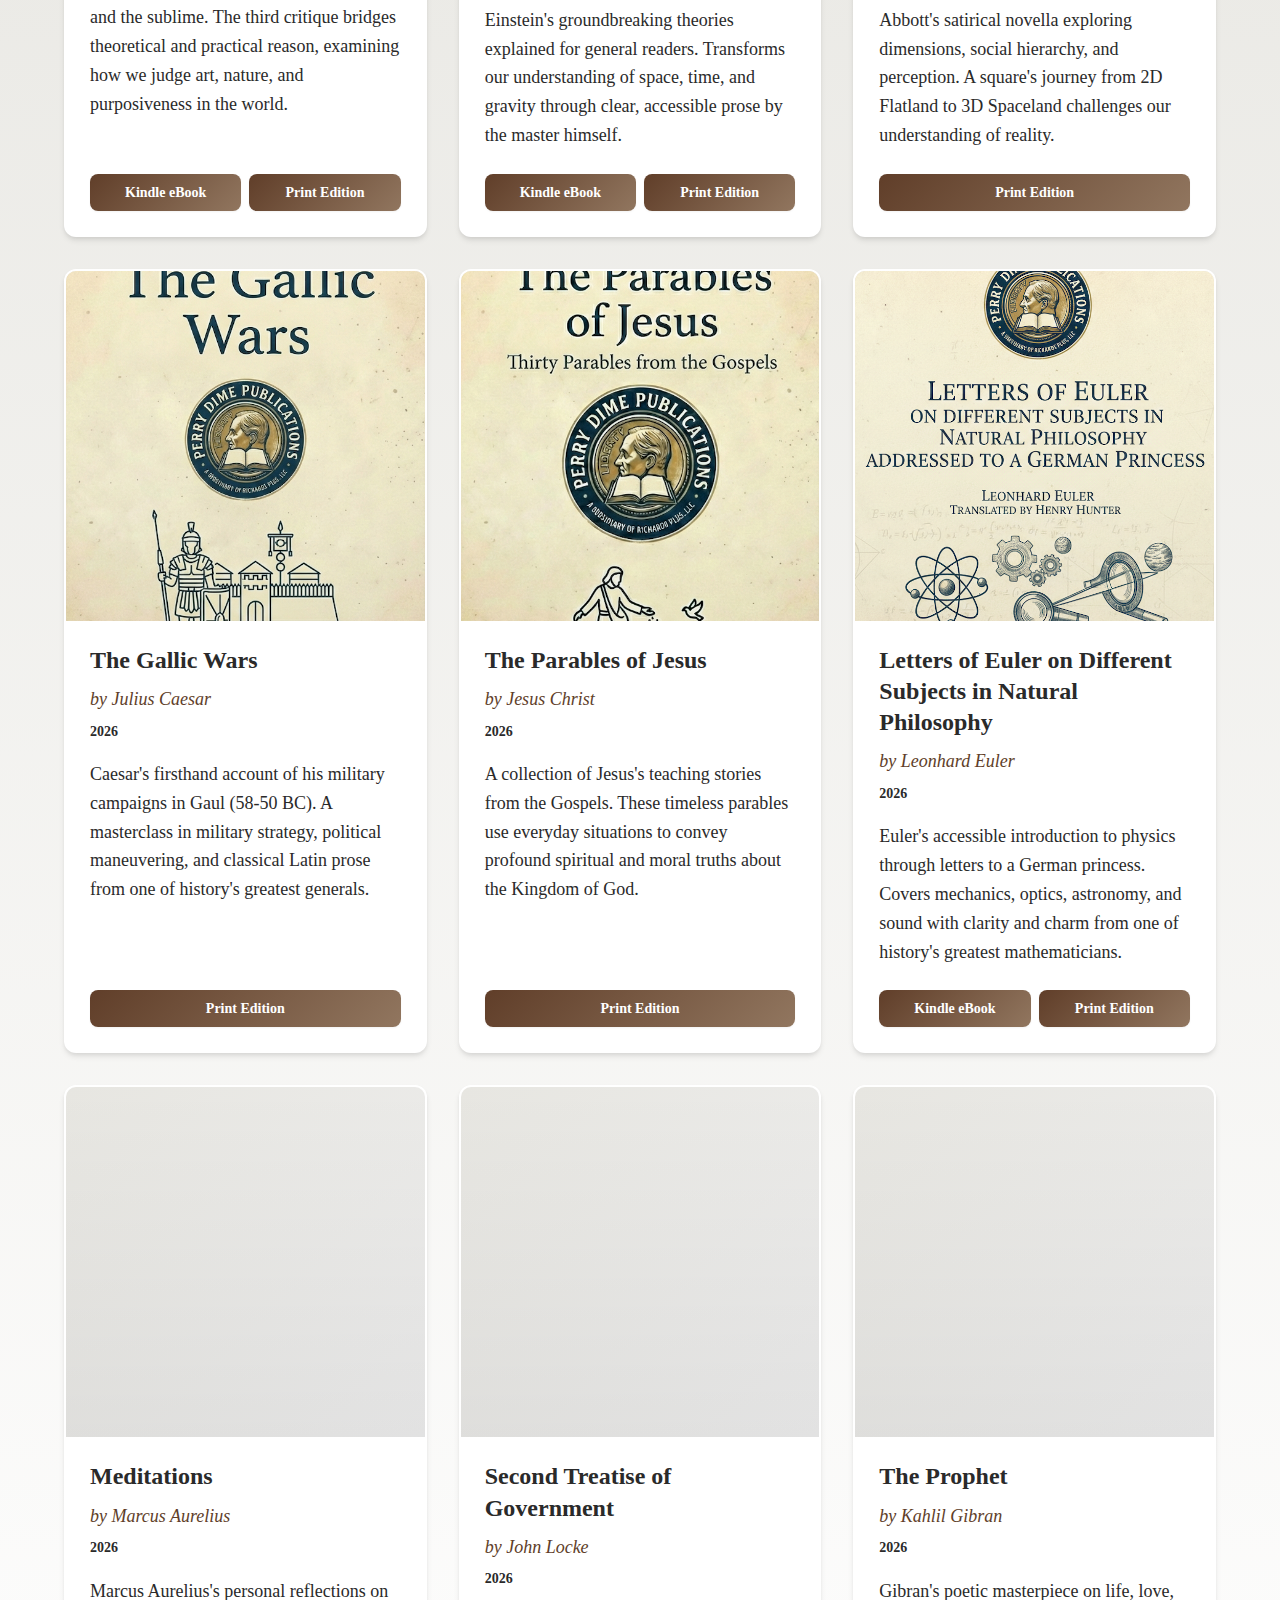
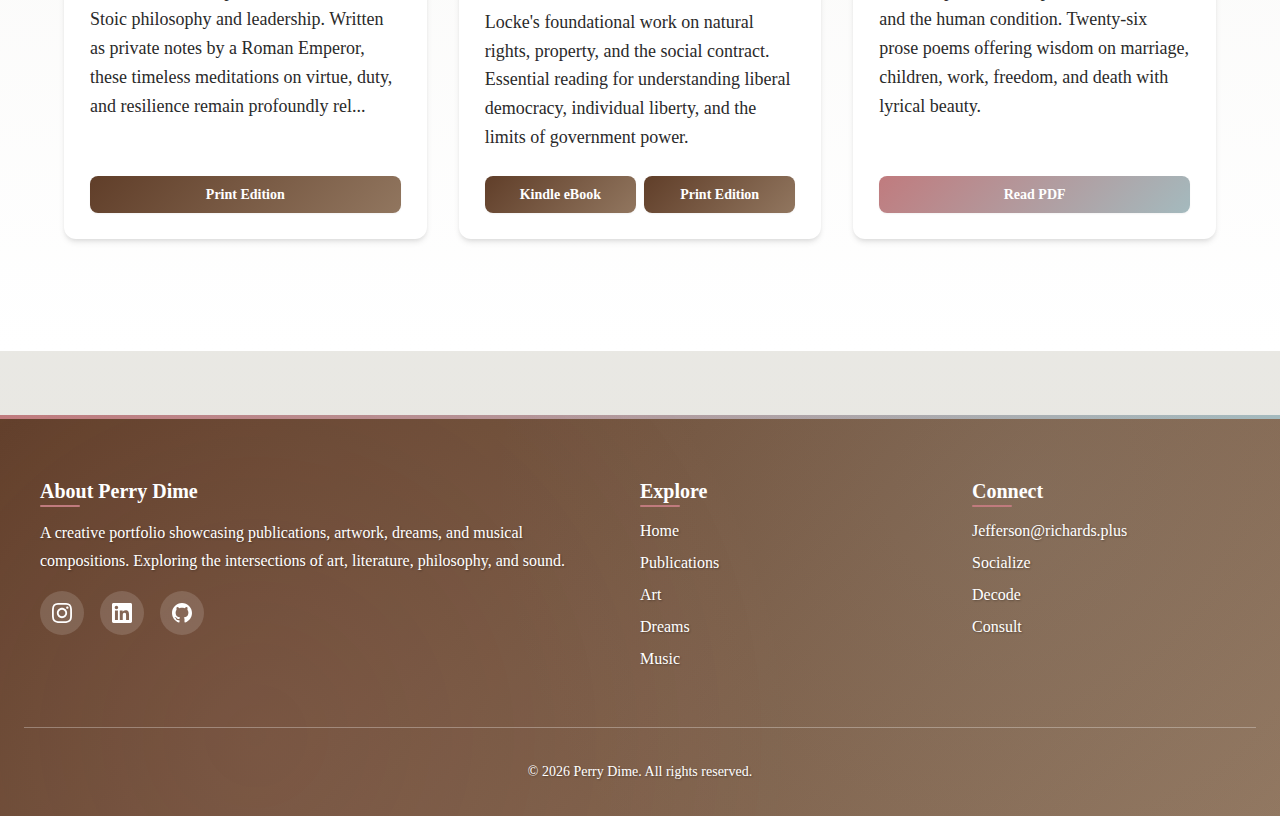
<file: docs/publications.html>
<!DOCTYPE html>
<html lang="en">
 <head>
  <meta charset="utf-8"/>
  <meta content="width=device-width, initial-scale=1.0" name="viewport"/>
  <meta content="no-cache, no-store, must-revalidate" http-equiv="Cache-Control"/>
  <meta content="no-cache" http-equiv="Pragma"/>
  <meta content="0" http-equiv="Expires"/>
  <title>
   Publications | Perry Dime
  </title>
  <meta content="A creative portfolio showcasing publications, artwork, dreams, and musical compositions by Perry Dime. Exploring the intersections of art, literature, philosophy, and sound." name="description"/>
  <!-- Favicon -->
  <link href="favicon.ico" rel="icon" type="image/x-icon"/>
  <link href="favicon.png" rel="icon" sizes="32x32" type="image/png"/>
  <link href="apple-touch-icon.png" rel="apple-touch-icon" sizes="180x180"/>
  <!-- Open Graph Meta Tags for Social Sharing -->
  <meta content="Perry Dime: Publications, Art, Dreams, and Music" property="og:title"/>
  <meta content="A creative portfolio showcasing publications, artwork, dreams, and musical compositions by Perry Dime. Exploring the intersections of art, literature, philosophy, and sound." property="og:description"/>
  <meta content="https://perrydime.com/assets/img/og-image.png" property="og:image"/>
  <meta content="1200" property="og:image:width"/>
  <meta content="630" property="og:image:height"/>
  <meta content="Perry Dime Logo" property="og:image:alt"/>
  <meta content="https://perrydime.com/" property="og:url"/>
  <meta content="website" property="og:type"/>
  <meta content="Perry Dime" property="og:site_name"/>
  <!-- Twitter Card Meta Tags -->
  <meta content="summary_large_image" name="twitter:card"/>
  <meta content="Perry Dime: Publications, Art, Dreams, and Music" name="twitter:title"/>
  <meta content="A creative portfolio showcasing publications, artwork, dreams, and musical compositions by Perry Dime." name="twitter:description"/>
  <meta content="https://perrydime.com/assets/img/og-image.png" name="twitter:image"/>
  <meta content="Perry Dime Logo" name="twitter:image:alt"/>
  <!-- Stylesheets -->
  <link href="assets/css/variables.css" rel="stylesheet"/>
  <link href="assets/css/style.css" rel="stylesheet"/>
 </head>
 <body>
  <!-- Sticky Header -->
  <header class="site-header">
   <nav class="main-nav">
    <div class="nav-container">
     <div class="logo">
      <h1>
       <a class="" href="index.html">
        Perry Dime
       </a>
      </h1>
      <p class="tagline">
       Publications, Art, Dreams, and Music
      </p>
     </div>
     <!-- Mobile Menu Toggle -->
     <button aria-label="Toggle navigation menu" class="mobile-menu-toggle">
      <span>
      </span>
      <span>
      </span>
      <span>
      </span>
     </button>
     <!-- Navigation Links -->
     <ul class="nav-links">
      <li>
       <a class="" href="index.html">
        Home
       </a>
      </li>
      <li>
       <a class="active" href="publications.html">
        Publications
       </a>
      </li>
      <li>
       <a class="" href="art.html">
        Art
       </a>
      </li>
      <li>
       <a class="" href="dreams.html">
        Dreams
       </a>
      </li>
      <li>
       <a class="" href="music.html">
        Music
       </a>
      </li>
     </ul>
    </div>
   </nav>
  </header>
  <!-- Main Content -->
  <main>
   <!-- Hero Section -->
   <section class="hero">
    <div class="hero-content">
     <h2>
      Publications
     </h2>
     <p class="lead">
      Literary works, essays, and poetry by Perry Dime Publications.
     </p>
    </div>
   </section>
   <!-- Music Section with Tabs -->
   <section class="publications-section">
    <div class="container">
     <div class="publications-logo">
      <img alt="Perry Dime Publications" class="pub-logo" src="assets/img/perrydime-publications-logo.png"/>
     </div>
     <h2>
      Literary Works
     </h2>
     <p class="section-intro">
      A collection of prose, poetry, and philosophical writings.
     </p>
     <div class="pub-tabs">
      <button class="pub-tab active" data-tab="prose">
       <span class="tab-icon">
        📚
       </span>
       <span class="tab-label">
        Prose
       </span>
       <span class="tab-count">
        15
       </span>
      </button>
      <button class="pub-tab" data-tab="poetry">
       <span class="tab-icon">
        ✍️
       </span>
       <span class="tab-label">
        Poetry
       </span>
       <span class="tab-count">
        5
       </span>
      </button>
     </div>
     <div class="pub-tab-content active" id="prose-content">
      <div class="publications-grid">
       <div class="pub-card">
        <div class="pub-cover">
         <img alt="Put Options on Loyalty" loading="lazy" src="assets/img/pub-Pool-Pool-cover.png"/>
        </div>
        <div class="pub-content">
         <h4>
          Put Options on Loyalty
         </h4>
         <p class="pub-author">
          by Jefferson Richards
         </p>
         <p class="pub-year">
          2026
         </p>
         <p class="pub-description">
          In an era of perpetual uncertainty, manufactured outrage, and technological surveillance, how do you mathematically engineer certainty within your own walls?
         </p>
         <div class="pub-links">
          <a class="pub-link" href="https://www.amazon.com/dp/B0GQQP6WV7" target="_blank">
           Kindle eBook
          </a>
          <a class="pub-link" href="https://www.amazon.com/dp/B0GQSTFCKT" target="_blank">
           Print Edition
          </a>
         </div>
        </div>
       </div>
       <div class="pub-card">
        <div class="pub-cover">
         <img alt="Survitality of the Synapse" loading="lazy" src="assets/img/pub-Survitality-survitality-cover.png"/>
        </div>
        <div class="pub-content">
         <h4>
          Survitality of the Synapse
         </h4>
         <p class="pub-author">
          by Jefferson Richards
         </p>
         <p class="pub-year">
          2015
         </p>
         <p class="pub-description">
          Exploring the intersection of neurobiology, AI, and data architecture. Bridges organic neural networks with artificial intelligence and machine learning systems through systems thinking.
         </p>
         <div class="pub-links">
          <a class="pub-link" href="https://www.amazon.com/dp/B0GLF52614" target="_blank">
           Kindle eBook
          </a>
          <a class="pub-link" href="https://www.amazon.com/dp/B0GLFMX155" target="_blank">
           Print Edition
          </a>
         </div>
        </div>
       </div>
       <div class="pub-card">
        <div class="pub-cover">
         <img alt="Stockholm Forgiveness of Responsibility: A Futures Market" loading="lazy" src="assets/img/pub-Responsibility-futures-stockholm-cover.png"/>
        </div>
        <div class="pub-content">
         <h4>
          Stockholm Forgiveness of Responsibility: A Futures Market
         </h4>
         <p class="pub-author">
          by Jefferson Richards
         </p>
         <p class="pub-year">
          2019
         </p>
         <p class="pub-description">
          A philosophical exploration of responsibility, insurance, and governance. Introduces 'Responsibility Futures' and the formula R = I/N (Intention/Negligence) through actuarial science and systems theor...
         </p>
         <div class="pub-links">
          <a class="pub-link" href="https://www.amazon.com/dp/B0GLFBK9DL" target="_blank">
           Kindle eBook
          </a>
          <a class="pub-link" href="https://www.amazon.com/dp/B0GL5XM82R" target="_blank">
           Print Edition
          </a>
         </div>
        </div>
       </div>
       <div class="pub-card">
        <div class="pub-cover">
         <img alt="2010 Neurosurgery Journal" loading="lazy" src="assets/img/pub-Neuro-journal-neuro-cover.jpg"/>
        </div>
        <div class="pub-content">
         <h4>
          2010 Neurosurgery Journal
         </h4>
         <p class="pub-author">
          by Jefferson Richards
         </p>
         <p class="pub-year">
          2010
         </p>
         <p class="pub-description">
          2010 journal during Jefferson’s internship with a Neurosurgeon at St. Elizabeth’s Hospital in Boston.
         </p>
         <div class="pub-links">
          <a class="pub-link pdf-link" href="assets/pdfs/Neuro-journal.pdf" target="_blank">
           Read PDF
          </a>
         </div>
        </div>
       </div>
       <div class="pub-card">
        <div class="pub-cover">
         <img alt="2013" loading="lazy" src="assets/img/pub-Freedom-to-model-freedom-to-model-cover.png"/>
        </div>
        <div class="pub-content">
         <h4>
          2013
         </h4>
         <p class="pub-author">
          by Jefferson Richards
         </p>
         <p class="pub-year">
          2013
         </p>
         <p class="pub-description">
          2013 journal during Jefferson’s time at UC Davis about American Philosophy.
         </p>
         <div class="pub-links">
          <a class="pub-link pdf-link" href="assets/pdfs/Freedom-to-model.pdf" target="_blank">
           Read PDF
          </a>
         </div>
        </div>
       </div>
       <div class="pub-card">
        <div class="pub-cover">
         <img alt="Letters from America" loading="lazy" src="assets/img/pub-Letters-from-america-letters-from-america.png"/>
        </div>
        <div class="pub-content">
         <h4>
          Letters from America
         </h4>
         <p class="pub-author">
          by Frank M. Hursley Jr
         </p>
         <p class="pub-year">
          1977
         </p>
         <p class="pub-description">
          1977 letters from Frank M. Hursley Jr. to a British fly fishing journal
         </p>
         <div class="pub-links">
          <a class="pub-link pdf-link" href="https://frank.hursley.us" target="_blank">
           View Online
          </a>
         </div>
        </div>
       </div>
       <div class="pub-card">
        <div class="pub-cover">
         <img alt="Critique of Judgment" loading="lazy" src="assets/img/pub-Critique-of-judgment-Judgment-cover.png"/>
        </div>
        <div class="pub-content">
         <h4>
          Critique of Judgment
         </h4>
         <p class="pub-author">
          by Immanuel Kant
         </p>
         <p class="pub-year">
          2026
         </p>
         <p class="pub-description">
          Kant's masterwork on aesthetics, beauty, and the sublime. The third critique bridges theoretical and practical reason, examining how we judge art, nature, and purposiveness in the world.
         </p>
         <div class="pub-links">
          <a class="pub-link" href="https://www.amazon.com/dp/B0GLDYRLDB" target="_blank">
           Kindle eBook
          </a>
          <a class="pub-link" href="https://www.amazon.com/dp/B0GLF969WH" target="_blank">
           Print Edition
          </a>
         </div>
        </div>
       </div>
       <div class="pub-card">
        <div class="pub-cover">
         <img alt="Relativity: The Special and General Theory" loading="lazy" src="assets/img/pub-Einsteins-relativity-relativity-cover.png"/>
        </div>
        <div class="pub-content">
         <h4>
          Relativity: The Special and General Theory
         </h4>
         <p class="pub-author">
          by Albert Einstein
         </p>
         <p class="pub-year">
          2026
         </p>
         <p class="pub-description">
          Einstein's groundbreaking theories explained for general readers. Transforms our understanding of space, time, and gravity through clear, accessible prose by the master himself.
         </p>
         <div class="pub-links">
          <a class="pub-link" href="https://www.amazon.com/dp/B0GLHJ495W" target="_blank">
           Kindle eBook
          </a>
          <a class="pub-link" href="https://www.amazon.com/dp/B0GLPXDPW4" target="_blank">
           Print Edition
          </a>
         </div>
        </div>
       </div>
       <div class="pub-card">
        <div class="pub-cover">
         <img alt="Flatland: A Romance of Many Dimensions" loading="lazy" src="assets/img/pub-Flatland-flatland-cover.png"/>
        </div>
        <div class="pub-content">
         <h4>
          Flatland: A Romance of Many Dimensions
         </h4>
         <p class="pub-author">
          by Edwin Abbott Abbott
         </p>
         <p class="pub-year">
          2026
         </p>
         <p class="pub-description">
          Abbott's satirical novella exploring dimensions, social hierarchy, and perception. A square's journey from 2D Flatland to 3D Spaceland challenges our understanding of reality.
         </p>
         <div class="pub-links">
          <a class="pub-link" href="https://www.amazon.com/dp/B0GL6KSXVD" target="_blank">
           Print Edition
          </a>
         </div>
        </div>
       </div>
       <div class="pub-card">
        <div class="pub-cover">
         <img alt="The Gallic Wars" loading="lazy" src="assets/img/pub-Gallic-wars-gallic-wars-cover.png"/>
        </div>
        <div class="pub-content">
         <h4>
          The Gallic Wars
         </h4>
         <p class="pub-author">
          by Julius Caesar
         </p>
         <p class="pub-year">
          2026
         </p>
         <p class="pub-description">
          Caesar's firsthand account of his military campaigns in Gaul (58-50 BC). A masterclass in military strategy, political maneuvering, and classical Latin prose from one of history's greatest generals.
         </p>
         <div class="pub-links">
          <a class="pub-link" href="https://www.amazon.com/dp/B0GLQ4R1RQ" target="_blank">
           Print Edition
          </a>
         </div>
        </div>
       </div>
       <div class="pub-card">
        <div class="pub-cover">
         <img alt="The Parables of Jesus" loading="lazy" src="assets/img/pub-Jesus-parables-parables-cover.png"/>
        </div>
        <div class="pub-content">
         <h4>
          The Parables of Jesus
         </h4>
         <p class="pub-author">
          by Jesus Christ
         </p>
         <p class="pub-year">
          2026
         </p>
         <p class="pub-description">
          A collection of Jesus's teaching stories from the Gospels. These timeless parables use everyday situations to convey profound spiritual and moral truths about the Kingdom of God.
         </p>
         <div class="pub-links">
          <a class="pub-link" href="https://www.amazon.com/dp/B0GLNFVZGG" target="_blank">
           Print Edition
          </a>
         </div>
        </div>
       </div>
       <div class="pub-card">
        <div class="pub-cover">
         <img alt="Letters of Euler on Different Subjects in Natural Philosophy" loading="lazy" src="assets/img/pub-Letters-of-euler-euler-cover.png"/>
        </div>
        <div class="pub-content">
         <h4>
          Letters of Euler on Different Subjects in Natural Philosophy
         </h4>
         <p class="pub-author">
          by Leonhard Euler
         </p>
         <p class="pub-year">
          2026
         </p>
         <p class="pub-description">
          Euler's accessible introduction to physics through letters to a German princess. Covers mechanics, optics, astronomy, and sound with clarity and charm from one of history's greatest mathematicians.
         </p>
         <div class="pub-links">
          <a class="pub-link" href="https://www.amazon.com/dp/B0GL3BGJZV" target="_blank">
           Kindle eBook
          </a>
          <a class="pub-link" href="https://www.amazon.com/dp/B0GL7VV35J" target="_blank">
           Print Edition
          </a>
         </div>
        </div>
       </div>
       <div class="pub-card">
        <div class="pub-cover">
         <img alt="Meditations" loading="lazy" src="assets/img/pub-Meditations-meditations-cover.png"/>
        </div>
        <div class="pub-content">
         <h4>
          Meditations
         </h4>
         <p class="pub-author">
          by Marcus Aurelius
         </p>
         <p class="pub-year">
          2026
         </p>
         <p class="pub-description">
          Marcus Aurelius's personal reflections on Stoic philosophy and leadership. Written as private notes by a Roman Emperor, these timeless meditations on virtue, duty, and resilience remain profoundly rel...
         </p>
         <div class="pub-links">
          <a class="pub-link" href="https://www.amazon.com/dp/B0GLQ1WGG8" target="_blank">
           Print Edition
          </a>
         </div>
        </div>
       </div>
       <div class="pub-card">
        <div class="pub-cover">
         <img alt="Second Treatise of Government" loading="lazy" src="assets/img/pub-second-treatise-treatise-cover.png"/>
        </div>
        <div class="pub-content">
         <h4>
          Second Treatise of Government
         </h4>
         <p class="pub-author">
          by John Locke
         </p>
         <p class="pub-year">
          2026
         </p>
         <p class="pub-description">
          Locke's foundational work on natural rights, property, and the social contract. Essential reading for understanding liberal democracy, individual liberty, and the limits of government power.
         </p>
         <div class="pub-links">
          <a class="pub-link" href="https://www.amazon.com/dp/B0GL4CBQYT" target="_blank">
           Kindle eBook
          </a>
          <a class="pub-link" href="https://www.amazon.com/dp/B0GL7L6ZJ1" target="_blank">
           Print Edition
          </a>
         </div>
        </div>
       </div>
       <div class="pub-card">
        <div class="pub-cover">
         <img alt="The Prophet" loading="lazy" src="assets/img/pub-the-prophet-prophet-cover.png"/>
        </div>
        <div class="pub-content">
         <h4>
          The Prophet
         </h4>
         <p class="pub-author">
          by Kahlil Gibran
         </p>
         <p class="pub-year">
          2026
         </p>
         <p class="pub-description">
          Gibran's poetic masterpiece on life, love, and the human condition. Twenty-six prose poems offering wisdom on marriage, children, work, freedom, and death with lyrical beauty.
         </p>
         <div class="pub-links">
          <a class="pub-link pdf-link" href="assets/pdfs/the-prophet.pdf" target="_blank">
           Read PDF
          </a>
         </div>
        </div>
       </div>
      </div>
     </div>
     <div class="pub-tab-content" id="poetry-content">
      <div class="publications-grid">
       <div class="pub-card">
        <div class="pub-cover">
         <img alt="Thought Fat: Selected Poems" loading="lazy" src="assets/img/pub-Thought-fat-selection-thought-fat-cover.png"/>
        </div>
        <div class="pub-content">
         <h4>
          Thought Fat: Selected Poems
         </h4>
         <p class="pub-author">
          by Jefferson Richards
         </p>
         <p class="pub-year">
          2026
         </p>
         <p class="pub-description">
          Selected poems exploring family, love, nature, and life's paradoxes. Curated from The Grapes of Sag, Thought Fat, and La Primavera Primera.
         </p>
         <div class="pub-links">
          <a class="pub-link" href="https://www.amazon.com/dp/B0GLKGN979" target="_blank">
           Kindle eBook
          </a>
          <a class="pub-link" href="https://www.amazon.com/dp/B0GLP9GV94" target="_blank">
           Print Edition
          </a>
         </div>
        </div>
       </div>
       <div class="pub-card">
        <div class="pub-cover">
         <img alt="La Primavera Primera" loading="lazy" src="assets/img/pub-primavera-primavera.png"/>
        </div>
        <div class="pub-content">
         <h4>
          La Primavera Primera
         </h4>
         <p class="pub-author">
          by Jefferson Richards
         </p>
         <p class="pub-year">
          2025
         </p>
         <p class="pub-description">
          2025 Poetry about Spring
         </p>
         <div class="pub-links">
          <a class="pub-link pdf-link" href="assets/pdfs/primavera.pdf" target="_blank">
           Read PDF
          </a>
         </div>
        </div>
       </div>
       <div class="pub-card">
        <div class="pub-cover">
         <img alt="Thought Fat" loading="lazy" src="assets/img/pub-thought-fat-thought-fat.png"/>
        </div>
        <div class="pub-content">
         <h4>
          Thought Fat
         </h4>
         <p class="pub-author">
          by Jefferson Richards
         </p>
         <p class="pub-year">
          2024
         </p>
         <p class="pub-description">
          2024 Poetry on General Thoughts
         </p>
         <div class="pub-links">
          <a class="pub-link pdf-link" href="assets/pdfs/thought-fat.pdf" target="_blank">
           Read PDF
          </a>
         </div>
        </div>
       </div>
       <div class="pub-card">
        <div class="pub-cover">
         <img alt="The Grapes of Sag" loading="lazy" src="assets/img/pub-grapes-of-sag-grapes-cover.png"/>
        </div>
        <div class="pub-content">
         <h4>
          The Grapes of Sag
         </h4>
         <p class="pub-author">
          by Jefferson Richards
         </p>
         <p class="pub-year">
          2023
         </p>
         <p class="pub-description">
          2023 Poetry on General Thoughts
         </p>
         <div class="pub-links">
          <a class="pub-link pdf-link" href="assets/pdfs/grapes-of-sag.pdf" target="_blank">
           Read PDF
          </a>
         </div>
        </div>
       </div>
       <div class="pub-card">
        <div class="pub-cover">
         <img alt="Don’t Care What You Call Me as long as You Call Me For Dinner!" loading="lazy" src="assets/img/pub-hospitality-hospitality.png"/>
        </div>
        <div class="pub-content">
         <h4>
          Don’t Care What You Call Me as long as You Call Me For Dinner!
         </h4>
         <p class="pub-author">
          by Jefferson Richards
         </p>
         <p class="pub-year">
          2023
         </p>
         <p class="pub-description">
          2023 Poetry on Hospitality
         </p>
         <div class="pub-links">
          <a class="pub-link pdf-link" href="assets/pdfs/hospitality.pdf" target="_blank">
           Read PDF
          </a>
         </div>
        </div>
       </div>
      </div>
     </div>
    </div>
   </section>
  </main>
  <!-- Footer -->
  <footer class="site-footer">
   <div class="footer-content">
    <div class="footer-section">
     <h3>
      About Perry Dime
     </h3>
     <p>
      A creative portfolio showcasing publications, artwork, dreams, and musical compositions. Exploring the intersections of art, literature, philosophy, and sound.
     </p>
     <div class="social-links">
      <a href="https://instagram.com/jefferson.cloud" target="_blank" title="Instagram">
       <svg fill="white" height="20" viewbox="0 0 24 24" width="20" xmlns="http://www.w3.org/2000/svg">
        <path d="M12 2.163c3.204 0 3.584.012 4.85.07 3.252.148 4.771 1.691 4.919 4.919.058 1.265.069 1.645.069 4.849 0 3.205-.012 3.584-.069 4.849-.149 3.225-1.664 4.771-4.919 4.919-1.266.058-1.644.07-4.85.07-3.204 0-3.584-.012-4.849-.07-3.26-.149-4.771-1.699-4.919-4.92-.058-1.265-.07-1.644-.07-4.849 0-3.204.013-3.583.07-4.849.149-3.227 1.664-4.771 4.919-4.919 1.266-.057 1.645-.069 4.849-.069zm0-2.163c-3.259 0-3.667.014-4.947.072-4.358.2-6.78 2.618-6.98 6.98-.059 1.281-.073 1.689-.073 4.948 0 3.259.014 3.668.072 4.948.2 4.358 2.618 6.78 6.98 6.98 1.281.058 1.689.072 4.948.072 3.259 0 3.668-.014 4.948-.072 4.354-.2 6.782-2.618 6.979-6.98.059-1.28.073-1.689.073-4.948 0-3.259-.014-3.667-.072-4.947-.196-4.354-2.617-6.78-6.979-6.98-1.281-.059-1.69-.073-4.949-.073zm0 5.838c-3.403 0-6.162 2.759-6.162 6.162s2.759 6.163 6.162 6.163 6.162-2.759 6.162-6.163c0-3.403-2.759-6.162-6.162-6.162zm0 10.162c-2.209 0-4-1.79-4-4 0-2.209 1.791-4 4-4s4 1.791 4 4c0 2.21-1.791 4-4 4zm6.406-11.845c-.796 0-1.441.645-1.441 1.44s.645 1.44 1.441 1.44c.795 0 1.439-.645 1.439-1.44s-.644-1.44-1.439-1.44z">
        </path>
       </svg>
      </a>
      <a href="https://www.linkedin.com/in/jefferson-richards/" target="_blank" title="LinkedIn">
       <svg fill="white" height="20" viewbox="0 0 24 24" width="20" xmlns="http://www.w3.org/2000/svg">
        <path d="M20.447 20.452h-3.554v-5.569c0-1.328-.027-3.037-1.852-3.037-1.853 0-2.136 1.445-2.136 2.939v5.667H9.351V9h3.414v1.561h.046c.477-.9 1.637-1.85 3.37-1.85 3.601 0 4.267 2.37 4.267 5.455v6.286zM5.337 7.433c-1.144 0-2.063-.926-2.063-2.065 0-1.138.92-2.063 2.063-2.063 1.14 0 2.064.925 2.064 2.063 0 1.139-.925 2.065-2.064 2.065zm1.782 13.019H3.555V9h3.564v11.452zM22.225 0H1.771C.792 0 0 .774 0 1.729v20.542C0 23.227.792 24 1.771 24h20.451C23.2 24 24 23.227 24 22.271V1.729C24 .774 23.2 0 22.222 0h.003z">
        </path>
       </svg>
      </a>
      <a href="https://github.com/jeffy893" target="_blank" title="GitHub">
       <svg fill="white" height="20" viewbox="0 0 24 24" width="20" xmlns="http://www.w3.org/2000/svg">
        <path d="M12 0c-6.626 0-12 5.373-12 12 0 5.302 3.438 9.8 8.207 11.387.599.111.793-.261.793-.577v-2.234c-3.338.726-4.033-1.416-4.033-1.416-.546-1.387-1.333-1.756-1.333-1.756-1.089-.745.083-.729.083-.729 1.205.084 1.839 1.237 1.839 1.237 1.07 1.834 2.807 1.304 3.492.997.107-.775.418-1.305.762-1.604-2.665-.305-5.467-1.334-5.467-5.931 0-1.311.469-2.381 1.236-3.221-.124-.303-.535-1.524.117-3.176 0 0 1.008-.322 3.301 1.23.957-.266 1.983-.399 3.003-.404 1.02.005 2.047.138 3.006.404 2.291-1.552 3.297-1.23 3.297-1.23.653 1.653.242 2.874.118 3.176.77.84 1.235 1.911 1.235 3.221 0 4.609-2.807 5.624-5.479 5.921.43.372.823 1.102.823 2.222v3.293c0 .319.192.694.801.576 4.765-1.589 8.199-6.086 8.199-11.386 0-6.627-5.373-12-12-12z">
        </path>
       </svg>
      </a>
     </div>
    </div>
    <div class="footer-section">
     <h3>
      Explore
     </h3>
     <ul class="footer-links">
      <li>
       <a class="" href="index.html">
        Home
       </a>
      </li>
      <li>
       <a class="active" href="publications.html">
        Publications
       </a>
      </li>
      <li>
       <a href="art.html">
        Art
       </a>
      </li>
      <li>
       <a href="dreams.html">
        Dreams
       </a>
      </li>
      <li>
       <a class="" href="music.html">
        Music
       </a>
      </li>
     </ul>
    </div>
    <div class="footer-section">
     <h3>
      Connect
     </h3>
     <ul class="footer-links">
      <li>
       <a href="mailto:Jefferson@richards.plus">
        Jefferson@richards.plus
       </a>
      </li>
      <li>
       <a href="https://jefferson.cloud" target="_blank">
        Socialize
       </a>
      </li>
      <li>
       <a href="https://richards.systems" target="_blank">
        Decode
       </a>
      </li>
      <li>
       <a href="https://richards.plus" target="_blank">
        Consult
       </a>
      </li>
     </ul>
    </div>
   </div>
   <div class="footer-bottom">
    <div class="container">
     <p>
      © 2026 Perry Dime. All rights reserved.
     </p>
    </div>
   </div>
  </footer>
  <!-- JavaScript -->
  <script src="assets/js/main.js">
  </script>
 </body>
</html>
</file>
<file: docs/assets/css/style.css>
/**
 * Perry Dime Website - Main Stylesheet
 * Built on color palette extracted from perrydime-logo.png
 * Enhanced with creative styling using logo-derived colors
 */

/* ========================================
   RESET & BASE STYLES
   ======================================== */

* {
    margin: 0;
    padding: 0;
    box-sizing: border-box;
}

html {
    scroll-behavior: smooth;
}

body {
    font-family: var(--font-family-primary);
    font-size: var(--font-size-base);
    line-height: var(--line-height-normal);
    color: var(--color-text);
    background: linear-gradient(to bottom, var(--color-bg-primary) 0%, var(--color-bg-subtle) 100%);
    min-height: 100vh;
}

.container {
    max-width: 1200px;
    margin: 0 auto;
    padding: 0 var(--spacing-lg);
}

/* Typography Enhancements */
h1, h2, h3, h4, h5, h6 {
    font-weight: var(--font-weight-bold);
    line-height: var(--line-height-tight);
    color: var(--color-primary);
}

h2 {
    font-size: var(--font-size-3xl);
    margin-bottom: var(--spacing-lg);
    position: relative;
    display: inline-block;
}

h2::after {
    content: '';
    position: absolute;
    bottom: -8px;
    left: 0;
    width: 60px;
    height: 4px;
    background: linear-gradient(90deg, var(--color-accent), var(--color-highlight));
    border-radius: var(--border-radius-full);
}

h3 {
    font-size: var(--font-size-xxl);
    margin-bottom: var(--spacing-md);
}

p {
    margin-bottom: var(--spacing-md);
    color: var(--color-text);
    line-height: var(--line-height-relaxed);
}

/* ========================================
   STICKY HEADER & NAVIGATION
   ======================================== */

.site-header {
    background: linear-gradient(135deg, var(--color-brand) 0%, var(--color-primary-5) 100%);
    box-shadow: var(--shadow-lg);
    position: sticky;
    top: 0;
    z-index: 1000;
    transition: all var(--transition-base);
    border-bottom: 3px solid var(--color-accent);
}

.site-header::before {
    content: '';
    position: absolute;
    top: 0;
    left: 0;
    right: 0;
    height: 2px;
    background: linear-gradient(90deg, 
        var(--color-accent) 0%, 
        var(--color-highlight) 50%, 
        var(--color-accent) 100%);
}

.main-nav {
    width: 100%;
}

.nav-container {
    max-width: 1200px;
    margin: 0 auto;
    padding: var(--spacing-md) var(--spacing-lg);
    display: flex;
    justify-content: space-between;
    align-items: center;
}

.logo h1 {
    font-size: var(--font-size-3xl);
    font-weight: var(--font-weight-bold);
    margin-bottom: 0.2rem;
    letter-spacing: -0.5px;
}

.logo h1 a {
    color: var(--color-text-on-brand);
    text-decoration: none;
    transition: all var(--transition-fast);
    text-shadow: 2px 2px 4px rgba(0, 0, 0, 0.2);
}

.logo h1 a:hover {
    opacity: 0.9;
    transform: translateY(-1px);
    display: inline-block;
}

.tagline {
    font-size: var(--font-size-sm);
    color: var(--color-white);
    font-style: italic;
    font-family: var(--font-family-secondary);
    text-shadow: 2px 2px 4px rgba(0, 0, 0, 0.4);
}

/* Navigation Links */
.nav-links {
    display: flex;
    list-style: none;
    gap: 0;
    align-items: center;
}

.nav-links li {
    margin: 0;
}

.nav-links a {
    color: var(--color-white);
    text-decoration: none;
    font-weight: var(--font-weight-medium);
    font-family: var(--font-family-secondary);
    padding: var(--spacing-sm) var(--spacing-lg);
    display: block;
    transition: all var(--transition-fast);
    position: relative;
    border-bottom: 3px solid transparent;
}

.nav-links a::after {
    content: '';
    position: absolute;
    bottom: 0;
    left: 50%;
    transform: translateX(-50%);
    width: 0;
    height: 3px;
    background: var(--color-accent);
    transition: width var(--transition-base);
}

.nav-links a:hover {
    background-color: rgba(255, 255, 255, 0.1);
}

.nav-links a:hover::after {
    width: 80%;
}

.nav-links a.active {
    font-weight: var(--font-weight-bold);
    background-color: rgba(255, 255, 255, 0.15);
}

.nav-links a.active::after {
    width: 80%;
}

/* Mobile Menu Toggle */
.mobile-menu-toggle {
    display: none;
    flex-direction: column;
    gap: 5px;
    background: none;
    border: none;
    cursor: pointer;
    padding: var(--spacing-sm);
    transition: transform var(--transition-fast);
}

.mobile-menu-toggle:hover {
    transform: scale(1.1);
}

.mobile-menu-toggle span {
    display: block;
    width: 25px;
    height: 3px;
    background-color: var(--color-text-on-brand);
    transition: all var(--transition-fast);
    border-radius: var(--border-radius-full);
}

/* ========================================
   HERO SECTION
   ======================================== */

.hero {
    background: linear-gradient(135deg, 
        var(--color-primary-2) 0%, 
        var(--color-primary-5) 50%,
        var(--color-primary-1) 100%);
    color: var(--color-white);
    padding: var(--spacing-3xl) var(--spacing-lg);
    text-align: center;
    position: relative;
    overflow: hidden;
}

.hero::before {
    content: '';
    position: absolute;
    top: 0;
    left: 0;
    right: 0;
    bottom: 0;
    background: 
        radial-gradient(circle at 20% 50%, rgba(192, 123, 126, 0.2) 0%, transparent 50%),
        radial-gradient(circle at 80% 50%, rgba(164, 186, 190, 0.2) 0%, transparent 50%);
    pointer-events: none;
}

.hero-content {
    max-width: 900px;
    margin: 0 auto;
    position: relative;
    z-index: 1;
}

.hero h2 {
    font-size: var(--font-size-4xl);
    margin-bottom: var(--spacing-lg);
    color: var(--color-white);
    text-shadow: 3px 3px 6px rgba(0, 0, 0, 0.4);
    font-weight: var(--font-weight-bold);
    letter-spacing: -1px;
}

.hero h2::after {
    display: none;
}

.lead {
    font-size: var(--font-size-xl);
    line-height: var(--line-height-relaxed);
    color: var(--color-white);
    font-family: var(--font-family-secondary);
    text-shadow: 2px 2px 6px rgba(0, 0, 0, 0.5);
    max-width: 700px;
    margin: 0 auto;
}
    margin-bottom: var(--spacing-2xl);
    opacity: 0.95;
    font-family: var(--font-family-secondary);
}

/* ========================================
   BUTTONS
   ======================================== */

.btn {
    display: inline-block;
    padding: var(--spacing-md) var(--spacing-xl);
    border-radius: var(--border-radius-sm);
    text-decoration: none;
    font-weight: var(--font-weight-semibold);
    font-family: var(--font-family-secondary);
    transition: all var(--transition-base);
    margin: var(--spacing-sm);
}

.btn-primary {
    background-color: var(--color-accent);
    color: var(--color-white);
}

.btn-primary:hover {
    background-color: var(--color-primary-2);
    transform: translateY(-2px);
    box-shadow: var(--shadow-lg);
}

.btn-secondary {
    background-color: transparent;
    color: var(--color-white);
    border: 2px solid var(--color-white);
}

.btn-secondary:hover {
    background-color: var(--color-white);
    color: var(--color-primary-1);
}

.cta-buttons {
    display: flex;
    gap: var(--spacing-md);
    justify-content: center;
    flex-wrap: wrap;
}

/* ========================================
   SECTIONS
   ======================================== */

section {
    padding: 4rem var(--spacing-lg);
}

section h2 {
    font-size: var(--font-size-3xl);
    margin-bottom: var(--spacing-lg);
    color: var(--color-primary-2);
    text-align: center;
}

.section-intro {
    text-align: center;
    font-size: var(--font-size-lg);
    color: var(--color-text);
    max-width: 800px;
    margin: 0 auto var(--spacing-2xl);
    line-height: var(--line-height-relaxed);
}

/* Overview Section */
.overview {
    background-color: var(--color-bg-secondary);
}

/* ========================================
   GRID LAYOUTS
   ======================================== */

.grid-4 {
    display: grid;
    grid-template-columns: repeat(auto-fit, minmax(250px, 1fr));
    gap: var(--spacing-xl);
    margin-top: var(--spacing-2xl);
}

/* ========================================
   CARDS
   ======================================== */

.card {
    background: var(--color-white);
    padding: var(--spacing-xl);
    border-radius: var(--border-radius-md);
    box-shadow: var(--shadow-md);
    text-align: center;
    transition: all var(--transition-base);
}

.card:hover {
    transform: translateY(-5px);
    box-shadow: var(--shadow-xl);
}

.card-icon {
    font-size: 3rem;
    margin-bottom: var(--spacing-md);
}

.card h3 {
    color: var(--color-primary-2);
    margin-bottom: var(--spacing-md);
    font-size: var(--font-size-xl);
}

.card p {
    color: var(--color-text);
    margin-bottom: var(--spacing-md);
    line-height: var(--line-height-relaxed);
}

.card-link {
    color: var(--color-accent);
    text-decoration: none;
    font-weight: var(--font-weight-semibold);
    font-family: var(--font-family-secondary);
    transition: color var(--transition-fast);
}

.card-link:hover {
    color: var(--color-primary-2);
}

/* ========================================
   FEATURED SECTION
   ======================================== */

.featured {
    background-color: var(--color-white);
}

.featured-grid {
    display: grid;
    grid-template-columns: repeat(auto-fill, minmax(280px, 1fr));
    gap: var(--spacing-xl);
    margin-top: var(--spacing-2xl);
}

/* Featured grid items inherit styles from their respective sections */
.featured-grid .pub-card,
.featured-grid .art-item,
.featured-grid .dream-card,
.featured-grid .music-item,
.featured-grid .melotation-card {
    /* Items use their original styles from publications, art, dreams, music sections */
}

.featured-item {
    background: var(--color-bg-secondary);
    border-radius: var(--border-radius-md);
    overflow: hidden;
    box-shadow: var(--shadow-md);
    transition: all var(--transition-base);
}

.featured-item:hover {
    transform: translateY(-5px);
    box-shadow: var(--shadow-xl);
}

.featured-image {
    width: 100%;
    height: 300px;
    overflow: hidden;
    background-color: var(--color-gray-light);
}

.featured-image img {
    width: 100%;
    height: 100%;
    object-fit: cover;
    transition: transform var(--transition-slow);
}

.featured-item:hover .featured-image img {
    transform: scale(1.05);
}

.featured-content {
    padding: var(--spacing-xl);
}

.featured-category {
    display: inline-block;
    background-color: var(--color-accent);
    color: var(--color-white);
    padding: var(--spacing-xs) var(--spacing-md);
    border-radius: var(--border-radius-sm);
    font-size: var(--font-size-sm);
    font-weight: var(--font-weight-semibold);
    font-family: var(--font-family-secondary);
    margin-bottom: var(--spacing-md);
}

.featured-content h3 {
    color: var(--color-primary-2);
    margin-bottom: var(--spacing-sm);
    font-size: var(--font-size-xl);
}

.featured-content p {
    color: var(--color-text);
    margin-bottom: var(--spacing-md);
    line-height: var(--line-height-relaxed);
}

.read-more {
    color: var(--color-accent);
    text-decoration: none;
    font-weight: var(--font-weight-semibold);
    font-family: var(--font-family-secondary);
    transition: color var(--transition-fast);
}

.read-more:hover {
    color: var(--color-primary-2);
}

/* ========================================
   CTA SECTION
   ======================================== */

.cta-section {
    background: linear-gradient(135deg, var(--color-primary-4) 0%, var(--color-primary-3) 100%);
    color: var(--color-white);
    text-align: center;
}

.cta-section h2 {
    color: var(--color-white);
}

.cta-section p {
    font-size: var(--font-size-lg);
    margin-bottom: var(--spacing-2xl);
    color: var(--color-white);
    text-shadow: 1px 1px 3px rgba(0, 0, 0, 0.4);
}

/* ========================================
   FOOTER
   ======================================== */

.site-footer {
    background: linear-gradient(135deg, var(--color-primary-2) 0%, var(--color-primary-5) 100%);
    color: var(--color-white);
    padding: var(--spacing-3xl) var(--spacing-lg) var(--spacing-lg);
    margin-top: var(--spacing-3xl);
    position: relative;
    overflow: hidden;
}

.site-footer::before {
    content: '';
    position: absolute;
    top: 0;
    left: 0;
    right: 0;
    height: 4px;
    background: linear-gradient(90deg, var(--color-accent), var(--color-highlight));
}

.site-footer::after {
    content: '';
    position: absolute;
    top: 0;
    right: 0;
    bottom: 0;
    left: 0;
    background: 
        radial-gradient(circle at 20% 80%, rgba(192, 123, 126, 0.1) 0%, transparent 50%),
        radial-gradient(circle at 80% 20%, rgba(164, 186, 190, 0.1) 0%, transparent 50%);
    pointer-events: none;
}

.footer-content {
    max-width: 1200px;
    margin: 0 auto;
    display: grid;
    grid-template-columns: 2fr 1fr 1fr;
    gap: var(--spacing-3xl);
    margin-bottom: var(--spacing-2xl);
    position: relative;
    z-index: 1;
}

.footer-section h3 {
    color: var(--color-white);
    margin-bottom: var(--spacing-md);
    font-size: var(--font-size-lg);
    font-weight: var(--font-weight-bold);
    position: relative;
    display: inline-block;
}

.footer-section h3::after {
    content: '';
    position: absolute;
    bottom: -4px;
    left: 0;
    width: 40px;
    height: 2px;
    background: var(--color-accent);
    border-radius: var(--border-radius-full);
}

.footer-section p {
    line-height: var(--line-height-relaxed);
    color: var(--color-white);
    text-shadow: 1px 1px 2px rgba(0, 0, 0, 0.3);
}

.social-links {
    display: flex;
    gap: var(--spacing-md);
    margin-top: var(--spacing-md);
}

.social-links a {
    display: inline-flex;
    align-items: center;
    justify-content: center;
    width: 44px;
    height: 44px;
    background-color: rgba(255, 255, 255, 0.15);
    border-radius: 50%;
    transition: all var(--transition-base);
    border: 2px solid transparent;
}

.social-links a:hover {
    background-color: rgba(255, 255, 255, 0.25);
    transform: translateY(-3px) scale(1.1);
    border-color: var(--color-accent);
    box-shadow: var(--shadow-md);
}

.social-links svg {
    width: 20px;
    height: 20px;
}

.footer-links {
    list-style: none;
}

.footer-links li {
    margin-bottom: var(--spacing-sm);
}

.footer-links a {
    color: var(--color-white);
    text-decoration: none;
    transition: all var(--transition-fast);
    display: inline-block;
    text-shadow: 1px 1px 2px rgba(0, 0, 0, 0.3);
}

.footer-links a:hover {
    opacity: 1;
    transform: translateX(5px);
    color: var(--color-accent);
}

.footer-bottom {
    border-top: 1px solid rgba(255, 255, 255, 0.3);
    padding-top: var(--spacing-lg);
    text-align: center;
    position: relative;
    z-index: 1;
}

.footer-bottom p {
    margin: var(--spacing-sm) 0;
    color: var(--color-white);
    font-size: var(--font-size-sm);
    text-shadow: 1px 1px 2px rgba(0, 0, 0, 0.3);
}

/* ========================================
   RESPONSIVE DESIGN
   ======================================== */

@media (max-width: 768px) {
    /* Mobile Navigation */
    .nav-container {
        flex-wrap: wrap;
        padding: var(--spacing-md);
    }
    
    .logo h1 {
        font-size: var(--font-size-xl);
    }
    
    .tagline {
        font-size: var(--font-size-xs);
    }
    
    .mobile-menu-toggle {
        display: flex;
        order: 3;
    }
    
    .nav-links {
        display: none;
        width: 100%;
        flex-direction: column;
        gap: 0;
        margin-top: var(--spacing-md);
        background: rgba(0, 0, 0, 0.1);
        border-radius: var(--border-radius);
        overflow: hidden;
        order: 4;
    }
    
    .nav-links.active {
        display: flex;
    }
    
    .nav-links li {
        width: 100%;
        border-bottom: 1px solid rgba(255, 255, 255, 0.1);
    }
    
    .nav-links li:last-child {
        border-bottom: none;
    }
    
    .nav-links a {
        display: block;
        padding: var(--spacing-md) var(--spacing-lg);
        text-align: left;
    }
    
    .nav-links a::after {
        display: none;
    }
    
    .nav-links a.active {
        background-color: rgba(255, 255, 255, 0.2);
        border-left: 4px solid var(--color-accent);
    }
    
    /* Hero */
    .hero {
        padding: 3rem var(--spacing-md);
    }
    
    .hero h2 {
        font-size: var(--font-size-2xl);
    }
    
    .lead {
        font-size: var(--font-size-base);
    }
    
    /* Sections */
    section {
        padding: 3rem var(--spacing-md);
    }
    
    section h2 {
        font-size: var(--font-size-2xl);
    }
    
    /* Grids */
    .grid-4 {
        grid-template-columns: 1fr;
        gap: var(--spacing-lg);
    }
    
    .featured-grid {
        grid-template-columns: 1fr;
        gap: var(--spacing-lg);
    }
    
    /* Footer */
    .footer-content {
        grid-template-columns: 1fr;
        gap: var(--spacing-xl);
    }
    
    /* Buttons */
    .cta-buttons {
        flex-direction: column;
        align-items: stretch;
    }
    
    .btn {
        width: 100%;
        text-align: center;
    }
}

@media (min-width: 769px) and (max-width: 1024px) {
    /* Tablet adjustments */
    .grid-4 {
        grid-template-columns: repeat(2, 1fr);
    }
    
    .footer-content {
        grid-template-columns: 1fr 1fr;
    }
}

/* ========================================
   MUSIC PAGE STYLES
   ======================================== */

.music-section {
    background: linear-gradient(to bottom, 
        var(--color-bg-primary) 0%, 
        var(--color-bg-subtle) 50%,
        var(--color-bg-primary) 100%);
    padding: var(--spacing-3xl) 0;
}

.music-grid {
    display: grid;
    grid-template-columns: repeat(auto-fill, minmax(320px, 1fr));
    gap: var(--spacing-xl);
    margin-top: var(--spacing-2xl);
}

.music-item {
    background: var(--color-white);
    border-radius: var(--border-radius-lg);
    overflow: hidden;
    box-shadow: var(--shadow-md);
    transition: all var(--transition-normal);
    border: 2px solid transparent;
    position: relative;
}

.music-item::before {
    content: '';
    position: absolute;
    top: 0;
    left: 0;
    right: 0;
    height: 4px;
    background: linear-gradient(90deg, var(--color-accent), var(--color-highlight));
    opacity: 0;
    transition: opacity var(--transition-fast);
    z-index: 1;
}

.music-item:hover {
    transform: translateY(-8px);
    box-shadow: var(--shadow-xl);
    border-color: var(--color-highlight);
}

.music-item:hover::before {
    opacity: 1;
}

.music-item iframe {
    display: block;
    width: 100%;
    border: none;
}

.music-info {
    padding: var(--spacing-lg);
    background: linear-gradient(to bottom, var(--color-bg-subtle), var(--color-white));
}

.music-info h3 {
    color: var(--color-primary);
    font-size: var(--font-size-md);
    margin: 0;
    font-weight: var(--font-weight-semibold);
}

/* Music Page Responsive Adjustments */
@media (max-width: 768px) {
    .music-grid {
        grid-template-columns: 1fr;
        gap: var(--spacing-lg);
    }
    
    .music-item iframe {
        height: 250px;
    }
}

@media (min-width: 769px) and (max-width: 1024px) {
    .music-grid {
        grid-template-columns: repeat(2, 1fr);
    }
}

/* Music Tab Navigation */
.music-tabs {
    display: flex;
    justify-content: center;
    gap: var(--spacing-md);
    margin: var(--spacing-2xl) 0;
    flex-wrap: wrap;
}

.music-tab {
    display: flex;
    align-items: center;
    gap: var(--spacing-sm);
    padding: var(--spacing-md) var(--spacing-xl);
    background: var(--color-white);
    border: 2px solid var(--color-bg-subtle);
    border-radius: var(--border-radius-lg);
    cursor: pointer;
    transition: all var(--transition-base);
    font-family: var(--font-family-secondary);
    font-size: var(--font-size-lg);
    font-weight: var(--font-weight-semibold);
    color: var(--color-text);
    box-shadow: var(--shadow-sm);
    position: relative;
    overflow: hidden;
}

.music-tab::before {
    content: '';
    position: absolute;
    top: 0;
    left: -100%;
    width: 100%;
    height: 100%;
    background: linear-gradient(135deg, var(--color-accent), var(--color-highlight));
    opacity: 0.1;
    transition: left var(--transition-base);
}

.music-tab:hover::before {
    left: 0;
}

.music-tab:hover {
    border-color: var(--color-accent);
    transform: translateY(-3px);
    box-shadow: var(--shadow-md);
}

.music-tab.active {
    background: linear-gradient(135deg, var(--color-primary), var(--color-secondary));
    border-color: var(--color-primary);
    color: var(--color-white);
    box-shadow: var(--shadow-lg);
}

.music-tab.active::before {
    display: none;
}

/* Music Tab Content */
.music-tab-content {
    display: none;
    animation: fadeIn var(--transition-base);
}

.music-tab-content.active {
    display: block;
}

/* Melotations Grid */
.melotations-grid {
    display: grid;
    grid-template-columns: repeat(auto-fill, minmax(300px, 1fr));
    gap: var(--spacing-xl);
    margin-top: var(--spacing-2xl);
}

.melotation-card {
    background: var(--color-white);
    border-radius: var(--border-radius-lg);
    padding: var(--spacing-xl);
    box-shadow: var(--shadow-md);
    transition: all var(--transition-normal);
    border: 2px solid transparent;
    display: flex;
    align-items: center;
    gap: var(--spacing-lg);
    position: relative;
    overflow: hidden;
}

.melotation-card::before {
    content: '';
    position: absolute;
    top: 0;
    left: 0;
    right: 0;
    height: 4px;
    background: linear-gradient(90deg, var(--color-accent), var(--color-highlight));
    opacity: 0;
    transition: opacity var(--transition-fast);
}

.melotation-card:hover {
    transform: translateY(-8px);
    box-shadow: var(--shadow-xl);
    border-color: var(--color-highlight);
}

.melotation-card:hover::before {
    opacity: 1;
}

.melotation-icon {
    font-size: 3rem;
    line-height: 1;
    flex-shrink: 0;
}

.melotation-content {
    flex: 1;
}

.melotation-content h4 {
    color: var(--color-primary);
    font-size: var(--font-size-lg);
    margin: 0 0 var(--spacing-sm) 0;
    font-weight: var(--font-weight-semibold);
}

.melotation-link {
    display: inline-block;
    color: var(--color-accent);
    text-decoration: none;
    font-weight: var(--font-weight-medium);
    transition: all var(--transition-fast);
    border-bottom: 2px solid transparent;
}

.melotation-link:hover {
    color: var(--color-highlight);
    border-bottom-color: var(--color-highlight);
}

/* Melotations Responsive */
@media (max-width: 768px) {
    .melotations-grid {
        grid-template-columns: 1fr;
        gap: var(--spacing-lg);
    }
    
    .melotation-card {
        flex-direction: column;
        text-align: center;
    }
}

/* ========================================
   ART GALLERY STYLES
   ======================================== */

.art-section {
    background: linear-gradient(to bottom, 
        var(--color-bg-primary) 0%, 
        var(--color-bg-subtle) 50%,
        var(--color-bg-primary) 100%);
    padding: var(--spacing-3xl) 0;
}

/* Art Tab Navigation */
.art-tabs {
    display: flex;
    justify-content: center;
    gap: var(--spacing-md);
    margin: var(--spacing-2xl) 0;
    flex-wrap: wrap;
}

.art-tab {
    display: flex;
    align-items: center;
    gap: var(--spacing-sm);
    padding: var(--spacing-md) var(--spacing-xl);
    background: var(--color-white);
    border: 2px solid var(--color-bg-subtle);
    border-radius: var(--border-radius-lg);
    cursor: pointer;
    transition: all var(--transition-base);
    font-family: var(--font-family-secondary);
    font-size: var(--font-size-lg);
    font-weight: var(--font-weight-semibold);
    color: var(--color-text);
    box-shadow: var(--shadow-sm);
    position: relative;
    overflow: hidden;
}

.art-tab::before {
    content: '';
    position: absolute;
    top: 0;
    left: -100%;
    width: 100%;
    height: 100%;
    background: linear-gradient(135deg, var(--color-accent), var(--color-highlight));
    opacity: 0.1;
    transition: left var(--transition-base);
}

.art-tab:hover::before {
    left: 0;
}

.art-tab:hover {
    border-color: var(--color-accent);
    transform: translateY(-3px);
    box-shadow: var(--shadow-md);
}

.art-tab.active {
    background: linear-gradient(135deg, var(--color-primary), var(--color-secondary));
    border-color: var(--color-primary);
    color: var(--color-white);
    box-shadow: var(--shadow-lg);
}

.art-tab.active::before {
    display: none;
}

/* Art Tab Content */
.art-tab-content {
    display: none;
    animation: fadeIn var(--transition-base);
}

.art-tab-content.active {
    display: block;
}

.gallery-header {
    margin-top: var(--spacing-3xl);
    margin-bottom: var(--spacing-xl);
    text-align: center;
    position: relative;
}

.gallery-header:first-of-type {
    margin-top: var(--spacing-2xl);
}

.gallery-header h3 {
    color: var(--color-primary);
    font-size: var(--font-size-xxl);
    font-weight: var(--font-weight-bold);
    position: relative;
    display: inline-block;
    padding-bottom: var(--spacing-md);
}

.gallery-header h3::after {
    content: '';
    position: absolute;
    bottom: 0;
    left: 50%;
    transform: translateX(-50%);
    width: 80px;
    height: 4px;
    background: linear-gradient(90deg, var(--color-accent), var(--color-highlight));
    border-radius: var(--border-radius-full);
}

.art-gallery {
    display: grid;
    grid-template-columns: repeat(auto-fill, minmax(280px, 1fr));
    gap: var(--spacing-lg);
    margin-bottom: var(--spacing-3xl);
}

.art-item {
    position: relative;
    overflow: hidden;
    border-radius: var(--border-radius-lg);
    background-color: var(--color-white);
    box-shadow: var(--shadow-md);
    transition: all var(--transition-normal);
    aspect-ratio: 1 / 1;
    border: 3px solid transparent;
}

.art-item::before {
    content: '';
    position: absolute;
    top: 0;
    left: 0;
    right: 0;
    bottom: 0;
    border-radius: var(--border-radius-lg);
    padding: 3px;
    background: linear-gradient(135deg, var(--color-accent), var(--color-highlight));
    -webkit-mask: linear-gradient(#fff 0 0) content-box, linear-gradient(#fff 0 0);
    -webkit-mask-composite: xor;
    mask-composite: exclude;
    opacity: 0;
    transition: opacity var(--transition-fast);
    pointer-events: none;
}

.art-item:hover {
    transform: translateY(-8px);
    box-shadow: var(--shadow-xl);
}

.art-item:hover::before {
    opacity: 1;
}

.art-link {
    display: block;
    width: 100%;
    height: 100%;
    position: relative;
    overflow: hidden;
    text-decoration: none;
}

.art-link img {
    width: 100%;
    height: 100%;
    object-fit: cover;
    transition: transform var(--transition-slow);
}

.art-item:hover .art-link img {
    transform: scale(1.08);
}

.art-overlay {
    position: absolute;
    bottom: 0;
    left: 0;
    right: 0;
    background: linear-gradient(to top, 
        rgba(96, 62, 41, 0.95) 0%, 
        rgba(96, 62, 41, 0.7) 50%,
        transparent 100%);
    padding: var(--spacing-lg);
    transform: translateY(100%);
    transition: transform var(--transition-base);
}

.art-item:hover .art-overlay {
    transform: translateY(0);
}

.art-title {
    color: var(--color-white);
    font-size: var(--font-size-sm);
    font-weight: var(--font-weight-semibold);
    font-family: var(--font-family-secondary);
    display: block;
    text-shadow: 1px 1px 2px rgba(0, 0, 0, 0.5);
}

/* Lightbox Modal */
.lightbox {
    display: none;
    position: fixed;
    top: 0;
    left: 0;
    width: 100%;
    height: 100%;
    background-color: rgba(0, 0, 0, 0.95);
    z-index: 2000;
    align-items: center;
    justify-content: center;
    padding: var(--spacing-xl);
}

.lightbox.active {
    display: flex;
}

.lightbox-content {
    max-width: 90%;
    max-height: 90%;
    position: relative;
}

.lightbox-content img {
    max-width: 100%;
    max-height: 90vh;
    object-fit: contain;
    border-radius: var(--border-radius-md);
    box-shadow: var(--shadow-xl);
}

.lightbox-title {
    color: var(--color-white);
    text-align: center;
    margin-top: var(--spacing-md);
    font-size: var(--font-size-lg);
    font-family: var(--font-family-secondary);
}

.lightbox-close {
    position: absolute;
    top: var(--spacing-lg);
    right: var(--spacing-lg);
    background: rgba(255, 255, 255, 0.2);
    border: none;
    color: var(--color-white);
    font-size: 2rem;
    width: 50px;
    height: 50px;
    border-radius: 50%;
    cursor: pointer;
    display: flex;
    align-items: center;
    justify-content: center;
    transition: all var(--transition-fast);
    backdrop-filter: blur(10px);
}

.lightbox-close:hover {
    background: rgba(255, 255, 255, 0.3);
    transform: rotate(90deg);
}

.lightbox-nav {
    position: absolute;
    top: 50%;
    transform: translateY(-50%);
    background: rgba(255, 255, 255, 0.2);
    border: none;
    color: var(--color-white);
    font-size: 2rem;
    width: 50px;
    height: 50px;
    border-radius: 50%;
    cursor: pointer;
    display: flex;
    align-items: center;
    justify-content: center;
    transition: all var(--transition-fast);
    backdrop-filter: blur(10px);
}

.lightbox-nav:hover {
    background: rgba(255, 255, 255, 0.3);
}

.lightbox-prev {
    left: var(--spacing-lg);
}

.lightbox-next {
    right: var(--spacing-lg);
}

/* Art Gallery Responsive Adjustments */
@media (max-width: 768px) {
    .art-tabs {
        flex-direction: column;
        gap: var(--spacing-sm);
        padding: 0 var(--spacing-md);
    }
    
    .art-tab {
        width: 100%;
        justify-content: center;
        padding: var(--spacing-md) var(--spacing-lg);
    }
    
    .art-gallery {
        grid-template-columns: repeat(auto-fill, minmax(150px, 1fr));
        gap: var(--spacing-md);
    }
    
    .gallery-header h3 {
        font-size: var(--font-size-xl);
    }
    
    .lightbox-content {
        max-width: 95%;
    }
    
    .lightbox-close,
    .lightbox-nav {
        width: 40px;
        height: 40px;
        font-size: 1.5rem;
    }
    
    .lightbox-close {
        top: var(--spacing-sm);
        right: var(--spacing-sm);
    }
    
    .lightbox-prev {
        left: var(--spacing-sm);
    }
    
    .lightbox-next {
        right: var(--spacing-sm);
    }
}

@media (min-width: 769px) and (max-width: 1024px) {
    .art-gallery {
        grid-template-columns: repeat(auto-fill, minmax(220px, 1fr));
    }
}

/* ============================================
   PUBLICATIONS SECTION
   ============================================ */

.publications-section {
    padding: var(--spacing-3xl) 0;
    background: linear-gradient(to bottom, 
        var(--color-bg-primary) 0%, 
        var(--color-bg-subtle) 50%,
        var(--color-bg-primary) 100%);
}

.publications-logo {
    text-align: center;
    margin-bottom: var(--spacing-2xl);
    padding: var(--spacing-xl) 0;
    position: relative;
}

.publications-logo::after {
    content: '';
    position: absolute;
    bottom: 0;
    left: 50%;
    transform: translateX(-50%);
    width: 120px;
    height: 3px;
    background: linear-gradient(90deg, var(--color-accent), var(--color-highlight));
    border-radius: var(--border-radius-full);
}

.publications-logo .pub-logo {
    max-width: 400px;
    width: 100%;
    height: auto;
    display: inline-block;
    filter: drop-shadow(0 4px 6px rgba(0, 0, 0, 0.1));
    transition: transform var(--transition-normal);
}

.publications-logo .pub-logo:hover {
    transform: scale(1.02);
}

/* Tab Navigation */
.pub-tabs {
    display: flex;
    justify-content: center;
    gap: var(--spacing-md);
    margin: var(--spacing-2xl) 0;
    flex-wrap: wrap;
}

.pub-tab {
    display: flex;
    align-items: center;
    gap: var(--spacing-sm);
    padding: var(--spacing-md) var(--spacing-xl);
    background: var(--color-white);
    border: 2px solid var(--color-bg-subtle);
    border-radius: var(--border-radius-lg);
    cursor: pointer;
    transition: all var(--transition-base);
    font-family: var(--font-family-secondary);
    font-size: var(--font-size-lg);
    font-weight: var(--font-weight-semibold);
    color: var(--color-text);
    box-shadow: var(--shadow-sm);
    position: relative;
    overflow: hidden;
}

.pub-tab::before {
    content: '';
    position: absolute;
    top: 0;
    left: -100%;
    width: 100%;
    height: 100%;
    background: linear-gradient(135deg, var(--color-accent), var(--color-highlight));
    opacity: 0.1;
    transition: left var(--transition-base);
}

.pub-tab:hover::before {
    left: 0;
}

.pub-tab:hover {
    border-color: var(--color-accent);
    transform: translateY(-3px);
    box-shadow: var(--shadow-md);
}

.pub-tab.active {
    background: linear-gradient(135deg, var(--color-primary), var(--color-secondary));
    border-color: var(--color-primary);
    color: var(--color-white);
    box-shadow: var(--shadow-lg);
}

.pub-tab.active::before {
    display: none;
}

.tab-icon {
    font-size: var(--font-size-xxl);
    line-height: 1;
}

.tab-label {
    font-size: var(--font-size-lg);
}

.tab-count {
    display: inline-flex;
    align-items: center;
    justify-content: center;
    min-width: 28px;
    height: 28px;
    padding: 0 var(--spacing-sm);
    background: rgba(255, 255, 255, 0.2);
    border-radius: var(--border-radius-full);
    font-size: var(--font-size-sm);
    font-weight: var(--font-weight-bold);
}

.pub-tab.active .tab-count {
    background: rgba(255, 255, 255, 0.3);
}

/* Tab Content */
.pub-tab-content {
    display: none;
    animation: fadeIn var(--transition-base);
}

.pub-tab-content.active {
    display: block;
}

@keyframes fadeIn {
    from {
        opacity: 0;
        transform: translateY(10px);
    }
    to {
        opacity: 1;
        transform: translateY(0);
    }
}

.publications-grid {
    display: grid;
    grid-template-columns: repeat(auto-fill, minmax(280px, 1fr));
    gap: var(--spacing-xl);
    margin-bottom: var(--spacing-2xl);
}

.pub-card {
    background: var(--color-white);
    border-radius: var(--border-radius-lg);
    overflow: hidden;
    box-shadow: var(--shadow-md);
    transition: all var(--transition-normal);
    display: flex;
    flex-direction: column;
    height: 100%;
    border: 2px solid transparent;
    position: relative;
}

.pub-card::before {
    content: '';
    position: absolute;
    top: 0;
    left: 0;
    right: 0;
    height: 4px;
    background: linear-gradient(90deg, var(--color-accent), var(--color-highlight));
    opacity: 0;
    transition: opacity var(--transition-fast);
}

.pub-card:hover {
    transform: translateY(-8px);
    box-shadow: var(--shadow-xl);
    border-color: var(--color-highlight);
}

.pub-card:hover::before {
    opacity: 1;
}

.pub-cover {
    width: 100%;
    height: 350px;
    overflow: hidden;
    background: linear-gradient(135deg, var(--color-bg-subtle), var(--color-bg-secondary));
    display: flex;
    align-items: center;
    justify-content: center;
    position: relative;
}

.pub-cover::after {
    content: '';
    position: absolute;
    inset: 0;
    background: linear-gradient(to bottom, transparent 0%, rgba(0, 0, 0, 0.05) 100%);
    pointer-events: none;
}

.pub-cover img {
    width: 100%;
    height: 100%;
    object-fit: cover;
    transition: transform var(--transition-normal);
}

.pub-card:hover .pub-cover img {
    transform: scale(1.08);
}

.pub-content {
    padding: var(--spacing-lg);
    flex: 1;
    display: flex;
    flex-direction: column;
}

.pub-content h4 {
    font-size: var(--font-size-xl);
    color: var(--color-text);
    margin: 0 0 var(--spacing-sm) 0;
    font-weight: 700;
    line-height: 1.3;
}

.pub-author {
    font-size: var(--font-size-md);
    color: var(--color-primary);
    font-style: italic;
    margin: 0 0 var(--spacing-xs) 0;
}

.pub-year {
    font-size: var(--font-size-sm);
    color: var(--color-text);
    margin: 0 0 var(--spacing-md) 0;
    font-weight: 600;
}

.pub-description {
    font-size: var(--font-size-md);
    color: var(--color-text);
    line-height: 1.6;
    margin: 0 0 var(--spacing-lg) 0;
    flex: 1;
}

.pub-links {
    display: flex;
    flex-wrap: wrap;
    gap: var(--spacing-sm);
    margin-top: auto;
}

.pub-link {
    display: inline-block;
    padding: var(--spacing-sm) var(--spacing-md);
    background: linear-gradient(135deg, var(--color-primary), var(--color-secondary));
    color: var(--color-white);
    text-decoration: none;
    border-radius: var(--border-radius);
    font-size: var(--font-size-sm);
    font-weight: var(--font-weight-semibold);
    transition: all var(--transition-fast);
    text-align: center;
    flex: 1;
    min-width: 120px;
    position: relative;
    overflow: hidden;
    box-shadow: var(--shadow-sm);
}

.pub-link::before {
    content: '';
    position: absolute;
    top: 0;
    left: -100%;
    width: 100%;
    height: 100%;
    background: rgba(255, 255, 255, 0.2);
    transition: left var(--transition-base);
}

.pub-link:hover::before {
    left: 0;
}

.pub-link:hover {
    transform: translateY(-3px);
    box-shadow: var(--shadow-md);
}

.pub-link.pdf-link {
    background: linear-gradient(135deg, var(--color-accent), var(--color-highlight));
}

.pub-link.pdf-link:hover {
    background: linear-gradient(135deg, var(--color-highlight), var(--color-accent));
}

/* Publications Responsive Adjustments */
@media (max-width: 768px) {
    .publications-logo .pub-logo {
        max-width: 280px;
    }
    
    .pub-tabs {
        flex-direction: column;
        gap: var(--spacing-sm);
        padding: 0 var(--spacing-md);
    }
    
    .pub-tab {
        width: 100%;
        justify-content: center;
        padding: var(--spacing-md) var(--spacing-lg);
    }
    
    .tab-icon {
        font-size: var(--font-size-xl);
    }
    
    .tab-label {
        font-size: var(--font-size-md);
    }
    
    .publications-grid {
        grid-template-columns: 1fr;
        gap: var(--spacing-md);
    }
    
    .pub-cover {
        height: 280px;
    }
    
    .pub-content {
        padding: var(--spacing-md);
    }
    
    .pub-content h4 {
        font-size: var(--font-size-lg);
    }
    
    .pub-links {
        flex-direction: column;
    }
    
    .pub-link {
        width: 100%;
        min-width: auto;
    }
}

@media (min-width: 769px) and (max-width: 1024px) {
    .publications-grid {
        grid-template-columns: repeat(auto-fill, minmax(240px, 1fr));
    }
    
    .pub-cover {
        height: 300px;
    }
}

/* ============================================
   DREAMS SECTION
   ============================================ */

.dreams-section {
    padding: var(--spacing-3xl) 0;
    background: linear-gradient(to bottom, 
        var(--color-bg-primary) 0%, 
        var(--color-bg-subtle) 50%,
        var(--color-bg-primary) 100%);
}

.dreams-grid {
    display: grid;
    grid-template-columns: repeat(auto-fill, minmax(320px, 1fr));
    gap: var(--spacing-xl);
    margin-top: var(--spacing-2xl);
}

.dream-card {
    background: var(--color-white);
    border-radius: var(--border-radius-lg);
    padding: var(--spacing-lg);
    box-shadow: var(--shadow-md);
    transition: all var(--transition-normal);
    display: flex;
    align-items: flex-start;
    gap: var(--spacing-md);
    border-left: 5px solid transparent;
    background-image: linear-gradient(var(--color-white), var(--color-white)),
                      linear-gradient(135deg, var(--color-accent), var(--color-highlight));
    background-origin: padding-box, border-box;
    background-clip: padding-box, border-box;
    position: relative;
}

.dream-card::before {
    content: '';
    position: absolute;
    top: 0;
    left: 0;
    bottom: 0;
    width: 5px;
    background: linear-gradient(135deg, var(--color-accent), var(--color-highlight));
    transition: width var(--transition-fast);
}

.dream-card:hover {
    transform: translateY(-8px);
    box-shadow: var(--shadow-xl);
}

.dream-card:hover::before {
    width: 8px;
}

.dream-icon {
    flex-shrink: 0;
    width: 56px;
    height: 56px;
    display: flex;
    align-items: center;
    justify-content: center;
    background: linear-gradient(135deg, var(--color-primary-2), var(--color-primary-5));
    border-radius: 50%;
    color: var(--color-white);
    box-shadow: var(--shadow-md);
    transition: transform var(--transition-fast);
}

.dream-card:hover .dream-icon {
    transform: rotate(15deg) scale(1.1);
}

.dream-icon svg {
    width: 32px;
    height: 32px;
    filter: drop-shadow(0 2px 4px rgba(0, 0, 0, 0.2));
}

.dream-content {
    flex: 1;
    display: flex;
    flex-direction: column;
    gap: var(--spacing-sm);
}

.dream-content h3 {
    font-size: var(--font-size-lg);
    color: var(--color-primary);
    margin: 0;
    font-weight: var(--font-weight-bold);
    line-height: var(--line-height-tight);
}

.dream-date {
    font-size: var(--font-size-sm);
    color: var(--color-text);
    margin: 0;
    font-weight: var(--font-weight-semibold);
    font-style: italic;
}

.dream-link {
    margin-top: var(--spacing-sm);
}

.dream-button {
    display: inline-block;
    padding: var(--spacing-sm) var(--spacing-md);
    background: linear-gradient(135deg, var(--color-primary), var(--color-secondary));
    color: var(--color-white);
    text-decoration: none;
    border-radius: var(--border-radius);
    font-size: var(--font-size-sm);
    font-weight: var(--font-weight-semibold);
    transition: all var(--transition-fast);
    box-shadow: var(--shadow-sm);
    position: relative;
    overflow: hidden;
}

.dream-button::before {
    content: '';
    position: absolute;
    top: 0;
    left: -100%;
    width: 100%;
    height: 100%;
    background: rgba(255, 255, 255, 0.2);
    transition: left var(--transition-base);
}

.dream-button:hover::before {
    left: 0;
}

.dream-button:hover {
    transform: translateX(8px);
    box-shadow: var(--shadow-md);
}

/* Dreams Responsive Adjustments */
@media (max-width: 768px) {
    .dreams-grid {
        grid-template-columns: 1fr;
        gap: var(--spacing-md);
    }
    
    .dream-card {
        padding: var(--spacing-md);
        flex-direction: column;
        align-items: center;
        text-align: center;
    }
    
    .dream-icon {
        margin-bottom: var(--spacing-sm);
    }
    
    .dream-content h3 {
        font-size: var(--font-size-md);
    }
    
    .dream-button {
        width: 100%;
        text-align: center;
    }
}

@media (min-width: 769px) and (max-width: 1024px) {
    .dreams-grid {
        grid-template-columns: repeat(auto-fill, minmax(280px, 1fr));
    }
}
</file>
<file: docs/assets/css/variables.css>
/**
 * Perry Dime Website - Color Variables
 * Extracted from perrydime-logo.png
 * 
 * This file defines the foundational color palette for the entire site,
 * derived directly from the Perry Dime logo.
 */

:root {
  /* PRIMARY COLORS (from logo) */

  --color-primary-1: #c8af99;
  --color-primary-1-rgb: 200, 175, 153;
  --color-primary-1-hsl: 28, 29%, 69%;

  --color-primary-2: #603e29;
  --color-primary-2-rgb: 96, 62, 41;
  --color-primary-2-hsl: 22, 40%, 26%;

  --color-primary-3: #c07b7e;
  --color-primary-3-rgb: 192, 123, 126;
  --color-primary-3-hsl: 357, 35%, 61%;

  --color-primary-4: #a4babe;
  --color-primary-4-rgb: 164, 186, 190;
  --color-primary-4-hsl: 189, 16%, 69%;

  --color-primary-5: #91765f;
  --color-primary-5-rgb: 145, 118, 95;
  --color-primary-5-hsl: 27, 20%, 47%;

  /* SECONDARY COLORS (grayscale from logo) */

  --color-secondary-1: #eeeeee;
  --color-secondary-1-rgb: 238, 238, 238;
  --color-secondary-1-hsl: 0, 0%, 93%;

  --color-secondary-2: #e7e6e1;
  --color-secondary-2-rgb: 231, 230, 225;
  --color-secondary-2-hsl: 50, 11%, 89%;

  --color-secondary-3: #494a4a;
  --color-secondary-3-rgb: 73, 74, 74;
  --color-secondary-3-hsl: 180, 0%, 28%;

  --color-secondary-4: #636464;
  --color-secondary-4-rgb: 99, 100, 100;
  --color-secondary-4-hsl: 180, 0%, 39%;

  /* SEMANTIC COLOR ASSIGNMENTS */

  --color-brand: var(--color-primary-1);
  --color-accent: var(--color-primary-3);
  --color-highlight: var(--color-primary-4);
  --color-text-on-brand: #ffffff;
  --color-primary: var(--color-primary-2);
  --color-secondary: var(--color-primary-5);

  /* NEUTRAL COLORS */
  --color-white: #ffffff;
  --color-black: #000000;
  --color-gray-light: #f5f5f5;
  --color-gray-medium: #999999;
  --color-gray-dark: #333333;

  /* TEXT COLORS */
  --color-text: #2a2a2a;
  --color-text-light: #4a4a4a;
  --color-text-primary: #2a2a2a;
  --color-text-secondary: #3a3a3a;
  --color-text-muted: #666666;

  /* BACKGROUND COLORS */
  --color-bg-primary: var(--color-white);
  --color-bg-secondary: var(--color-secondary-1);
  --color-bg-accent: var(--color-primary-1);
  --color-bg-subtle: var(--color-secondary-2);

  /* SPACING */
  --spacing-xs: 0.25rem;
  --spacing-sm: 0.5rem;
  --spacing-md: 1rem;
  --spacing-lg: 1.5rem;
  --spacing-xl: 2rem;
  --spacing-2xl: 3rem;
  --spacing-3xl: 4rem;

  /* TYPOGRAPHY */
  --font-family-primary: 'Georgia', 'Times New Roman', serif;
  --font-family-secondary: 'Helvetica Neue', Arial, sans-serif;
  --font-size-xs: 0.75rem;
  --font-size-sm: 0.875rem;
  --font-size-base: 1rem;
  --font-size-md: 1.125rem;
  --font-size-lg: 1.25rem;
  --font-size-xl: 1.5rem;
  --font-size-xxl: 2rem;
  --font-size-3xl: 2.5rem;
  --font-size-4xl: 3rem;
  --font-weight-normal: 400;
  --font-weight-medium: 500;
  --font-weight-semibold: 600;
  --font-weight-bold: 700;
  --line-height-tight: 1.2;
  --line-height-normal: 1.5;
  --line-height-relaxed: 1.75;

  /* BORDERS & RADIUS */
  --border-radius-sm: 4px;
  --border-radius: 8px;
  --border-radius-lg: 12px;
  --border-radius-xl: 16px;
  --border-radius-full: 9999px;

  /* SHADOWS */
  --shadow-sm: 0 1px 2px 0 rgba(0, 0, 0, 0.05);
  --shadow-md: 0 4px 6px -1px rgba(0, 0, 0, 0.1), 0 2px 4px -1px rgba(0, 0, 0, 0.06);
  --shadow-lg: 0 10px 15px -3px rgba(0, 0, 0, 0.1), 0 4px 6px -2px rgba(0, 0, 0, 0.05);
  --shadow-xl: 0 20px 25px -5px rgba(0, 0, 0, 0.1), 0 10px 10px -5px rgba(0, 0, 0, 0.04);
  --shadow-2xl: 0 25px 50px -12px rgba(0, 0, 0, 0.25);

  /* TRANSITIONS */
  --transition-fast: 150ms ease-in-out;
  --transition-base: 200ms ease-in-out;
  --transition-normal: 300ms ease-in-out;
  --transition-slow: 500ms ease-in-out;
}

/* EXTRACTED COLOR PALETTE:
 * 
 * PRIMARY (Chromatic) Colors:
 *   1. #c8af99 - RGB(200, 175, 153) - 6367 pixels
 *   2. #603e29 - RGB(96, 62, 41) - 5140 pixels
 *   3. #c07b7e - RGB(192, 123, 126) - 5080 pixels
 *   4. #a4babe - RGB(164, 186, 190) - 3086 pixels
 *   5. #91765f - RGB(145, 118, 95) - 1869 pixels
 * 
 * SECONDARY (Grayscale) Colors:
 *   1. #eeeeee - RGB(238, 238, 238) - 84453 pixels
 *   2. #e7e6e1 - RGB(231, 230, 225) - 25031 pixels
 *   3. #494a4a - RGB(73, 74, 74) - 112 pixels
 *   4. #636464 - RGB(99, 100, 100) - 58 pixels
 */
</file>
